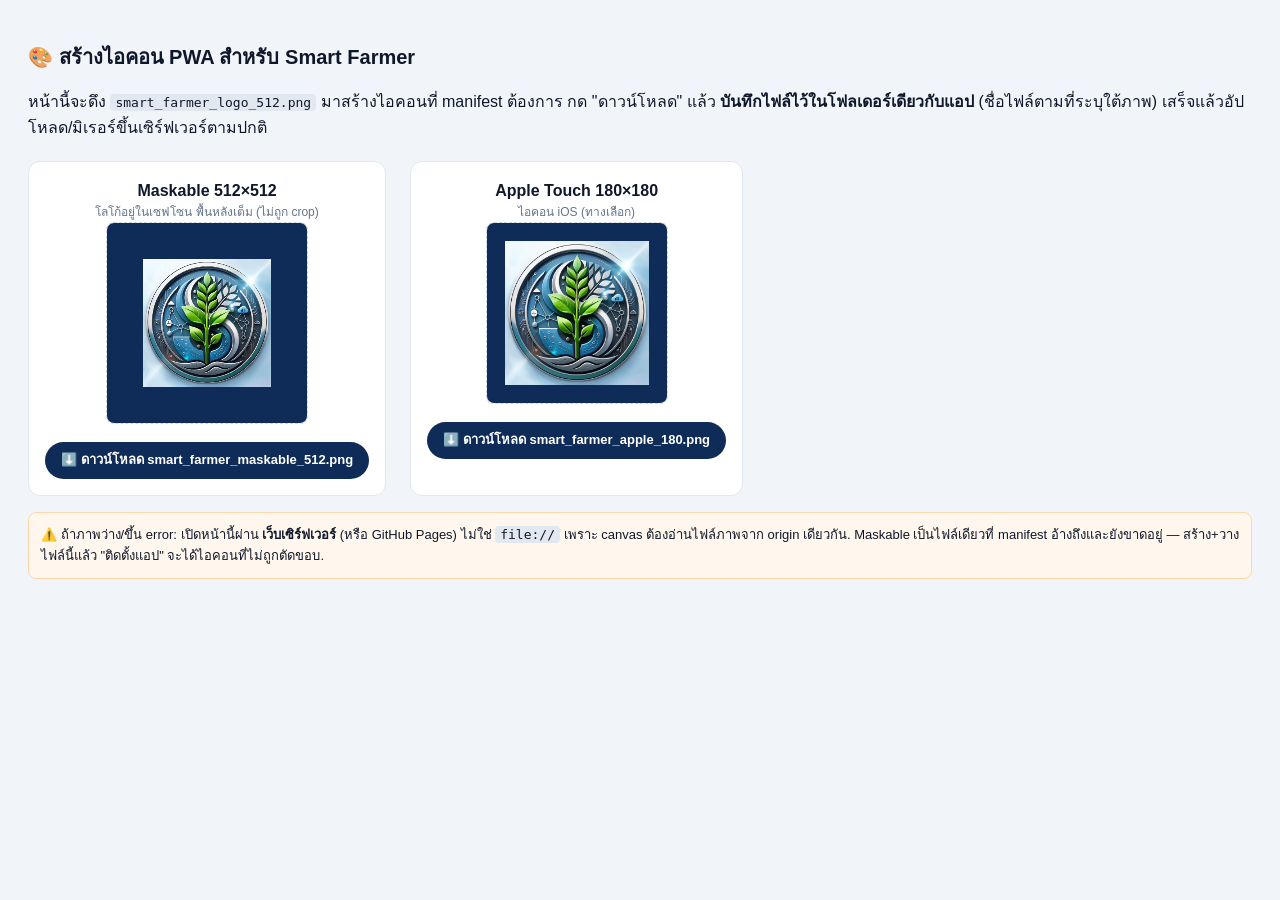
<file: generate-pwa-assets.html>
<!DOCTYPE html>
<html lang="th">
<head>
<meta charset="UTF-8">
<meta name="viewport" content="width=device-width, initial-scale=1">
<title>สร้างไอคอน PWA — Smart Farmer</title>
<style>
  body { font-family: 'Segoe UI', Tahoma, sans-serif; background:#f1f5f9; color:#0f172a; padding:20px; line-height:1.6; }
  h1 { font-size:20px; }
  .row { display:flex; flex-wrap:wrap; gap:24px; margin-top:20px; }
  .card { background:#fff; border:1px solid #e2e8f0; border-radius:12px; padding:16px; text-align:center; }
  canvas { border:1px dashed #cbd5e1; border-radius:8px; background:#fff; }
  a.btn { display:inline-block; margin-top:10px; background:#0F2C59; color:#fff; text-decoration:none; padding:8px 16px; border-radius:20px; font-weight:700; font-size:13px; }
  .note { background:#fff7ed; border:1px solid #fed7aa; border-radius:8px; padding:12px; margin-top:16px; font-size:13px; }
  code { background:#e2e8f0; padding:1px 5px; border-radius:4px; }
</style>
</head>
<body>
  <h1>🎨 สร้างไอคอน PWA สำหรับ Smart Farmer</h1>
  <p>หน้านี้จะดึง <code>smart_farmer_logo_512.png</code> มาสร้างไอคอนที่ manifest ต้องการ กด "ดาวน์โหลด" แล้ว
     <strong>บันทึกไฟล์ไว้ในโฟลเดอร์เดียวกับแอป</strong> (ชื่อไฟล์ตามที่ระบุใต้ภาพ) เสร็จแล้วอัปโหลด/มิเรอร์ขึ้นเซิร์ฟเวอร์ตามปกติ</p>

  <div class="row">
    <div class="card">
      <div><strong>Maskable 512×512</strong></div>
      <div style="font-size:12px;color:#64748b;">โลโก้อยู่ในเซฟโซน พื้นหลังเต็ม (ไม่ถูก crop)</div>
      <canvas id="cMask" width="512" height="512" style="width:200px;height:200px;"></canvas><br>
      <a class="btn" id="dlMask" download="smart_farmer_maskable_512.png">⬇️ ดาวน์โหลด smart_farmer_maskable_512.png</a>
    </div>

    <div class="card">
      <div><strong>Apple Touch 180×180</strong></div>
      <div style="font-size:12px;color:#64748b;">ไอคอน iOS (ทางเลือก)</div>
      <canvas id="cApple" width="180" height="180" style="width:180px;height:180px;"></canvas><br>
      <a class="btn" id="dlApple" download="smart_farmer_apple_180.png">⬇️ ดาวน์โหลด smart_farmer_apple_180.png</a>
    </div>
  </div>

  <div class="note">
    ⚠️ ถ้าภาพว่าง/ขึ้น error: เปิดหน้านี้ผ่าน <strong>เว็บเซิร์ฟเวอร์</strong> (หรือ GitHub Pages) ไม่ใช่ <code>file://</code>
    เพราะ canvas ต้องอ่านไฟล์ภาพจาก origin เดียวกัน. Maskable เป็นไฟล์เดียวที่ manifest อ้างถึงและยังขาดอยู่ —
    สร้าง+วางไฟล์นี้แล้ว "ติดตั้งแอป" จะได้ไอคอนที่ไม่ถูกตัดขอบ.
  </div>

<script>
const BRAND = '#0F2C59';
function drawIcon(canvas, size, safeRatio) {
  const ctx = canvas.getContext('2d');
  ctx.fillStyle = BRAND;
  ctx.fillRect(0, 0, size, size);
  const img = new Image();
  img.crossOrigin = 'anonymous';
  img.onload = () => {
    const target = size * safeRatio;            // ขนาดโลโก้ในเซฟโซน
    const scale = Math.min(target / img.width, target / img.height);
    const w = img.width * scale, h = img.height * scale;
    ctx.drawImage(img, (size - w) / 2, (size - h) / 2, w, h);
    // ผูกลิงก์ดาวน์โหลด
    const id = canvas.id === 'cMask' ? 'dlMask' : 'dlApple';
    try { document.getElementById(id).href = canvas.toDataURL('image/png'); } catch (e) { console.error(e); }
  };
  img.onerror = () => { ctx.fillStyle = '#fff'; ctx.font = '16px sans-serif'; ctx.fillText('โหลดโลโก้ไม่ได้', 20, size/2); };
  img.src = 'smart_farmer_logo_512.png';
}
drawIcon(document.getElementById('cMask'), 512, 0.64);   // safe zone ~64%
drawIcon(document.getElementById('cApple'), 180, 0.80);  // iOS ใช้พื้นที่ได้เยอะกว่า
</script>
</body>
</html>
</file>
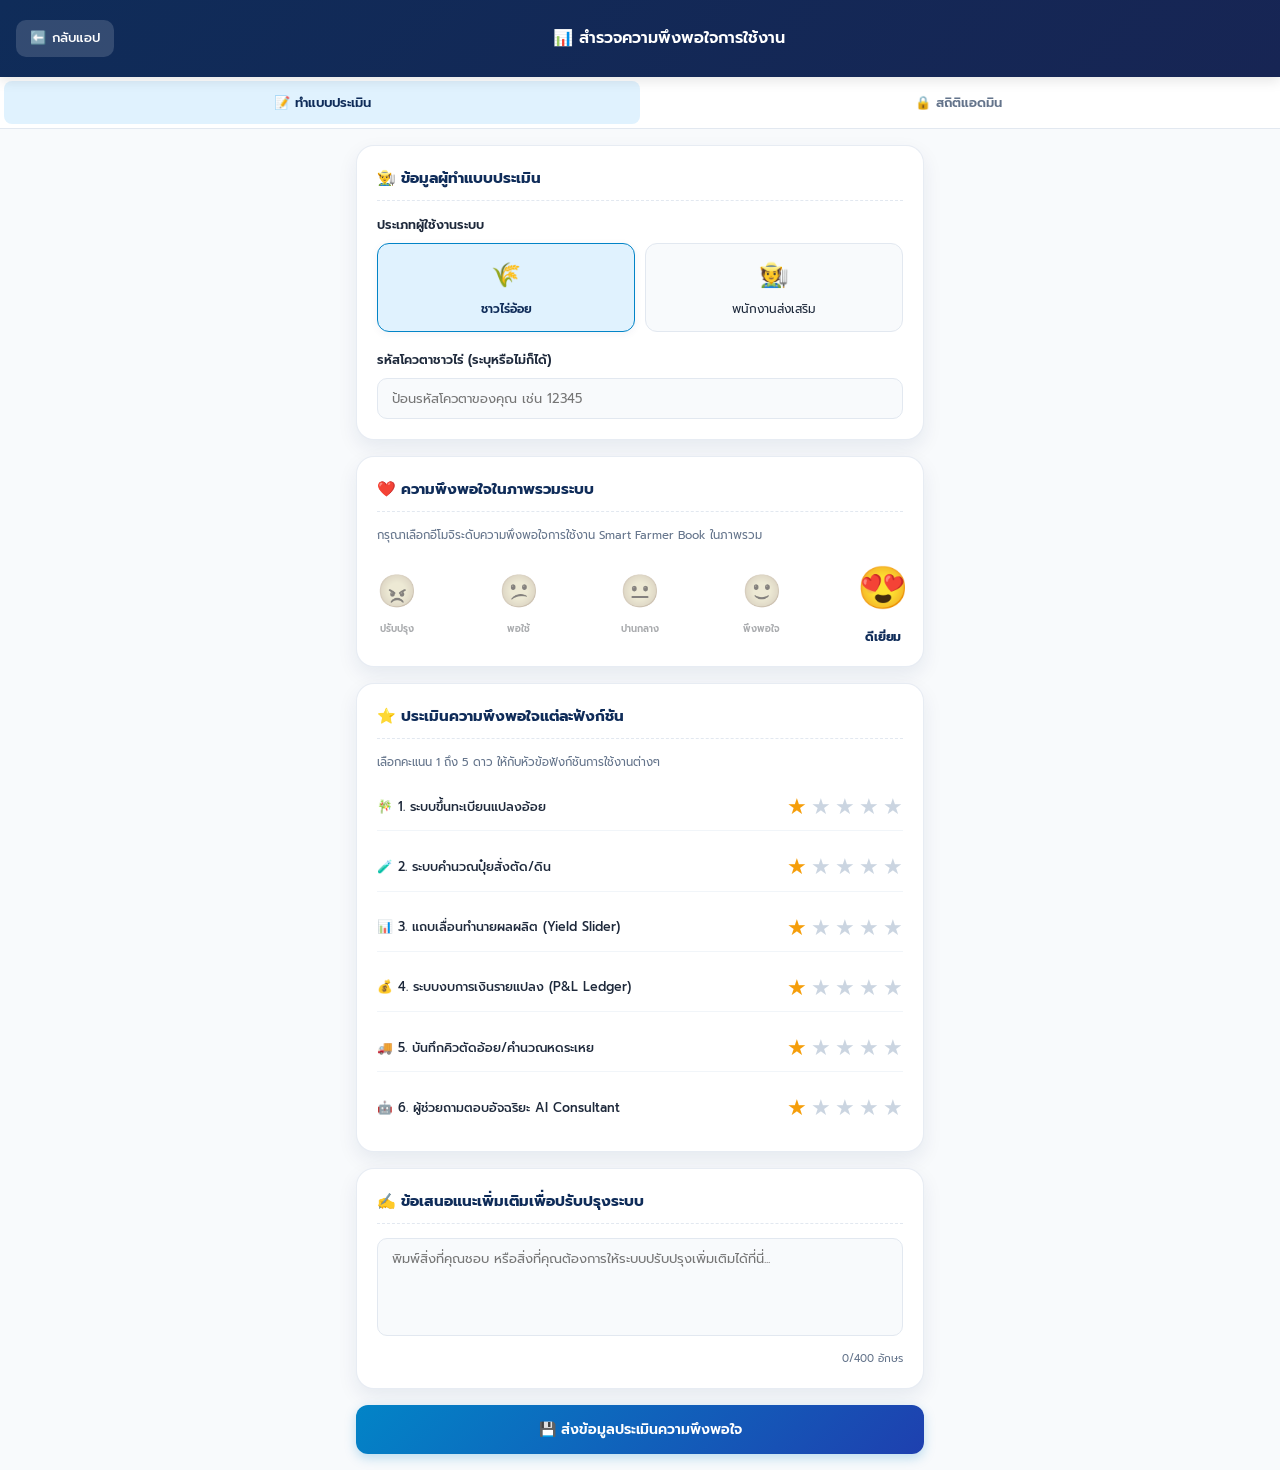
<file: survey.html>
<!DOCTYPE html>
<html lang="th">
<head>
    <meta charset="UTF-8">
    <meta name="viewport" content="width=device-width, initial-scale=1.0">
    <title>แบบสำรวจความพึงพอใจ - Smart Farmer Book</title>
    <!-- Google Fonts: Prompt & Outfit -->
    <link rel="preconnect" href="https://fonts.googleapis.com">
    <link rel="preconnect" href="https://fonts.gstatic.com" crossorigin>
    <link href="https://fonts.googleapis.com/css2?family=Outfit:wght@300;400;500;600;700;800&family=Prompt:ital,wght@0,300;0,400;0,500;0,600;0,700;0,800;1,300;1,400;1,500&display=swap" rel="stylesheet">
    
    <style>
        :root {
            --brand-primary: #0F2C59;       /* Navy Blue */
            --brand-secondary: #1E40AF;     /* Royal Blue */
            --brand-light-bg: #F0F9FF;      /* Light Ice Blue */
            --brand-accent: #0284C7;        /* Cyber Blue */
            --brand-accent-bg: #E0F2FE;     /* Pastel Blue */
            --brand-red: #EF4444;           /* Premium Red */
            --brand-green: #10B981;         /* Success Green */
            --text-primary: #1E293B;        /* Dark Slate */
            --text-secondary: #64748B;      /* Gray Slate */
            --border-color: #E2E8F0;
            --shadow-sm: 0 2px 8px rgba(15, 44, 89, 0.05);
            --shadow-md: 0 8px 20px rgba(15, 44, 89, 0.08);
            --shadow-lg: 0 12px 30px rgba(15, 44, 89, 0.12);
        }

        * {
            box-sizing: border-box;
            margin: 0;
            padding: 0;
            font-family: 'Prompt', 'Outfit', sans-serif;
            -webkit-tap-highlight-color: transparent;
        }

        body {
            background-color: #F8FAFC;
            color: var(--text-primary);
            min-height: 100vh;
            display: flex;
            flex-direction: column;
            line-height: 1.6;
        }

        header {
            background: linear-gradient(135deg, var(--brand-primary) 0%, #172554 100%);
            color: white;
            padding: 20px 16px;
            text-align: center;
            position: sticky;
            top: 0;
            z-index: 100;
            box-shadow: 0 4px 12px rgba(0, 0, 0, 0.1);
            display: flex;
            align-items: center;
            justify-content: space-between;
        }

        .back-btn {
            background: rgba(255, 255, 255, 0.15);
            border: none;
            color: white;
            padding: 8px 14px;
            border-radius: 10px;
            font-size: 13px;
            font-weight: 500;
            cursor: pointer;
            transition: all 0.2s ease;
            display: flex;
            align-items: center;
            gap: 6px;
            text-decoration: none;
        }

        .back-btn:hover {
            background: rgba(255, 255, 255, 0.25);
            transform: translateX(-2px);
        }

        .header-title {
            font-size: 16px;
            font-weight: 600;
            flex: 1;
            text-align: center;
            margin-right: 40px; /* Offset for back button to center the title */
        }

        .nav-tabs {
            display: flex;
            background: white;
            padding: 4px;
            border-bottom: 1.5px solid var(--border-color);
            position: sticky;
            top: 66px;
            z-index: 90;
        }

        .tab-btn {
            flex: 1;
            text-align: center;
            border: none;
            background: none;
            padding: 12px 8px;
            font-size: 13px;
            font-weight: 600;
            color: var(--text-secondary);
            cursor: pointer;
            border-radius: 8px;
            transition: all 0.2s ease;
            display: flex;
            align-items: center;
            justify-content: center;
            gap: 8px;
        }

        .tab-btn.active {
            color: var(--brand-primary);
            background: var(--brand-accent-bg);
        }

        main {
            flex: 1;
            padding: 16px;
            max-width: 600px;
            width: 100%;
            margin: 0 auto;
        }

        .card {
            background: white;
            border-radius: 18px;
            padding: 20px;
            box-shadow: var(--shadow-md);
            margin-bottom: 16px;
            border: 1px solid rgba(226, 232, 240, 0.8);
            transition: transform 0.2s ease, box-shadow 0.2s ease;
        }

        .card-title {
            font-size: 15px;
            font-weight: 700;
            color: var(--brand-primary);
            margin-bottom: 14px;
            display: flex;
            align-items: center;
            gap: 8px;
            border-bottom: 1px dashed var(--border-color);
            padding-bottom: 10px;
        }

        .form-group {
            margin-bottom: 18px;
        }

        .form-label {
            display: block;
            font-size: 12.5px;
            font-weight: 600;
            color: var(--text-primary);
            margin-bottom: 8px;
        }

        .form-input, .form-select, .form-textarea {
            width: 100%;
            padding: 10px 14px;
            border: 1.5px solid var(--border-color);
            border-radius: 10px;
            font-size: 13px;
            outline: none;
            transition: all 0.2s ease;
            background-color: #F8FAFC;
        }

        .form-input:focus, .form-select:focus, .form-textarea:focus {
            border-color: var(--brand-accent);
            background-color: white;
            box-shadow: 0 0 0 3px rgba(2, 132, 199, 0.15);
        }

        /* User Type Choice Cards */
        .user-type-grid {
            display: grid;
            grid-template-columns: repeat(2, 1fr);
            gap: 10px;
        }

        .type-card {
            border: 1.5px solid var(--border-color);
            border-radius: 12px;
            padding: 12px;
            text-align: center;
            cursor: pointer;
            transition: all 0.2s ease;
            display: flex;
            flex-direction: column;
            align-items: center;
            gap: 6px;
            background: #F8FAFC;
        }

        .type-card.active {
            border-color: var(--brand-accent);
            background: var(--brand-accent-bg);
            color: var(--brand-primary);
            font-weight: 600;
            box-shadow: var(--shadow-sm);
        }

        .type-card input[type="radio"] {
            display: none;
        }

        .type-card .icon {
            font-size: 24px;
        }

        .type-card .label {
            font-size: 12px;
        }

        /* Emoji Rating scale */
        .emoji-scale {
            display: flex;
            justify-content: space-between;
            align-items: center;
            padding: 10px 0;
        }

        .emoji-btn {
            background: none;
            border: none;
            font-size: 32px;
            cursor: pointer;
            transition: transform 0.2s cubic-bezier(0.175, 0.885, 0.32, 1.275), filter 0.2s;
            filter: grayscale(80%) opacity(60%);
            display: flex;
            flex-direction: column;
            align-items: center;
            gap: 6px;
        }

        .emoji-btn:hover {
            transform: scale(1.2);
            filter: grayscale(0%) opacity(100%);
        }

        .emoji-btn.active {
            transform: scale(1.3);
            filter: grayscale(0%) opacity(100%);
        }

        .emoji-btn .emoji-label {
            font-size: 9.5px;
            font-weight: 600;
            color: var(--text-secondary);
            transition: color 0.2s;
        }

        .emoji-btn.active .emoji-label {
            color: var(--brand-primary);
            font-weight: 700;
        }

        /* Star Rating Grid */
        .rating-list {
            display: flex;
            flex-direction: column;
            gap: 12px;
        }

        .rating-item {
            display: flex;
            justify-content: space-between;
            align-items: center;
            padding: 6px 0;
            border-bottom: 1px solid #F1F5F9;
        }

        .rating-item:last-child {
            border-bottom: none;
        }

        .rating-item-label {
            font-size: 12.5px;
            color: var(--text-primary);
            font-weight: 500;
        }

        .star-rating {
            display: flex;
            gap: 4px;
            direction: rtl; /* Allows simple CSS hover/selection cascade */
        }

        .star-rating span {
            font-size: 22px;
            color: #CBD5E1;
            cursor: pointer;
            transition: color 0.15s ease, transform 0.1s ease;
        }

        .star-rating span:hover,
        .star-rating span:hover ~ span {
            color: #FBBF24;
            transform: scale(1.1);
        }

        .star-rating span.active,
        .star-rating span.active ~ span {
            color: #F59E0B;
        }

        /* Submit Button styling */
        .btn-submit {
            width: 100%;
            background: linear-gradient(135deg, var(--brand-accent) 0%, var(--brand-secondary) 100%);
            color: white;
            border: none;
            padding: 14px;
            border-radius: 12px;
            font-size: 14px;
            font-weight: 600;
            cursor: pointer;
            box-shadow: 0 4px 12px rgba(2, 132, 199, 0.25);
            transition: all 0.2s ease;
            display: flex;
            align-items: center;
            justify-content: center;
            gap: 8px;
        }

        .btn-submit:hover {
            transform: translateY(-2px);
            box-shadow: 0 6px 16px rgba(2, 132, 199, 0.35);
        }

        .btn-submit:active {
            transform: translateY(0);
        }

        /* Success State screen */
        .success-state {
            text-align: center;
            padding: 30px 10px;
        }

        .success-icon {
            font-size: 54px;
            color: var(--brand-green);
            margin-bottom: 16px;
            animation: popIn 0.5s cubic-bezier(0.175, 0.885, 0.32, 1.275);
        }

        @keyframes popIn {
            0% { transform: scale(0); }
            80% { transform: scale(1.2); }
            100% { transform: scale(1); }
        }

        .success-text {
            font-size: 18px;
            font-weight: 700;
            color: var(--brand-primary);
            margin-bottom: 8px;
        }

        .success-sub {
            font-size: 13px;
            color: var(--text-secondary);
            margin-bottom: 24px;
        }

        .btn-secondary {
            background: #E2E8F0;
            color: var(--text-primary);
            border: none;
            padding: 10px 16px;
            border-radius: 10px;
            font-size: 12.5px;
            font-weight: 600;
            cursor: pointer;
            transition: all 0.2s;
        }

        .btn-secondary:hover {
            background: #CBD5E1;
        }

        /* Admin / Results Dashboard styling */
        .results-summary-grid {
            display: grid;
            grid-template-columns: repeat(3, 1fr);
            gap: 8px;
            margin-bottom: 18px;
        }

        .summary-card {
            background: var(--brand-light-bg);
            border: 1px solid rgba(2, 132, 199, 0.15);
            border-radius: 12px;
            padding: 10px;
            text-align: center;
        }

        .summary-card-val {
            font-size: 18px;
            font-weight: 700;
            color: var(--brand-primary);
            font-family: 'Outfit', sans-serif;
        }

        .summary-card-label {
            font-size: 10px;
            color: var(--text-secondary);
            font-weight: 600;
        }

        /* SVG charts */
        .chart-box {
            display: flex;
            justify-content: center;
            align-items: center;
            margin: 14px auto;
            max-width: 250px;
        }

        .chart-legend {
            display: flex;
            flex-wrap: wrap;
            justify-content: center;
            gap: 8px;
            font-size: 10.5px;
            color: var(--text-secondary);
            margin-top: 10px;
        }

        .legend-item {
            display: flex;
            align-items: center;
            gap: 4px;
        }

        .legend-dot {
            width: 8px;
            height: 8px;
            border-radius: 50%;
        }

        /* Admin authentication prompt */
        .admin-auth-box {
            text-align: center;
            padding: 30px 10px;
        }

        .admin-icon {
            font-size: 44px;
            margin-bottom: 12px;
        }

        /* Comments Feed */
        .comments-feed {
            max-height: 250px;
            overflow-y: auto;
            display: flex;
            flex-direction: column;
            gap: 10px;
            padding-right: 4px;
        }

        .comment-card {
            background: #F8FAFC;
            border: 1px solid var(--border-color);
            border-radius: 10px;
            padding: 10px 12px;
            font-size: 12px;
        }

        .comment-meta {
            display: flex;
            justify-content: space-between;
            font-size: 10.5px;
            color: var(--text-secondary);
            margin-bottom: 4px;
            font-weight: 600;
        }

        .comment-text {
            color: var(--text-primary);
            word-break: break-word;
            line-height: 1.45;
        }

        /* Admin Action Buttons */
        .admin-actions {
            display: flex;
            gap: 10px;
            margin-top: 14px;
        }

        .admin-btn {
            flex: 1;
            padding: 10px;
            border: none;
            border-radius: 10px;
            font-size: 12px;
            font-weight: 600;
            cursor: pointer;
            display: flex;
            align-items: center;
            justify-content: center;
            gap: 6px;
            transition: all 0.2s;
        }

        .btn-export {
            background: var(--brand-accent);
            color: white;
        }

        .btn-export:hover {
            background: var(--brand-secondary);
        }

        .btn-reset {
            background: #FFF1F2;
            color: var(--brand-red);
            border: 1px solid rgba(239, 68, 68, 0.2);
        }

        .btn-reset:hover {
            background: #FFE4E6;
        }

        .d-none {
            display: none !important;
        }

        /* Scrollbar styles */
        .comments-feed::-webkit-scrollbar {
            width: 4px;
        }
        .comments-feed::-webkit-scrollbar-track {
            background: #F1F5F9;
        }
        .comments-feed::-webkit-scrollbar-thumb {
            background: #CBD5E1;
            border-radius: 2px;
        }
    </style>
</head>
<body>

    <!-- Header bar with logo and back arrow -->
    <header>
        <a href="index.html" class="back-btn" id="btn-back-to-app">
            <span>⬅️</span> กลับแอป
        </a>
        <div class="header-title">📊 สำรวจความพึงพอใจการใช้งาน</div>
    </header>

    <!-- Navigation Tabs for Survey vs Admin Stats -->
    <div class="nav-tabs">
        <button type="button" class="tab-btn active" id="tab-survey-btn" onclick="switchTab('survey')">
            📝 ทำแบบประเมิน
        </button>
        <button type="button" class="tab-btn" id="tab-admin-btn" onclick="switchTab('admin')">
            🔒 สถิติแอดมิน
        </button>
    </div>

    <!-- Main Content Area -->
    <main>
        
        <!-- ================= SURVEY TAB CONTENT ================= -->
        <div id="tab-content-survey">
            
            <!-- Survey Form Section -->
            <form id="survey-form" onsubmit="submitSurvey(event)">
                
                <!-- Card 1: User Type and Profile Info -->
                <div class="card">
                    <div class="card-title">👨‍🌾 ข้อมูลผู้ทำแบบประเมิน</div>
                    
                    <div class="form-group">
                        <label class="form-label">ประเภทผู้ใช้งานระบบ</label>
                        <div class="user-type-grid">
                            <label class="type-card active" id="label-role-farmer">
                                <span class="icon">🌾</span>
                                <span class="label">ชาวไร่อ้อย</span>
                                <input type="radio" name="user-role" value="farmer" checked onclick="selectRole('farmer')">
                            </label>
                            <label class="type-card" id="label-role-staff">
                                <span class="icon">🧑‍🌾</span>
                                <span class="label">พนักงานส่งเสริม</span>
                                <input type="radio" name="user-role" value="staff" onclick="selectRole('staff')">
                            </label>
                        </div>
                    </div>

                    <div class="form-group" style="margin-bottom: 0;">
                        <label class="form-label" for="user-quota" id="quota-label">รหัสโควตาชาวไร่ (ระบุหรือไม่ก็ได้)</label>
                        <input type="text" id="user-quota" class="form-input" placeholder="ป้อนรหัสโควตาของคุณ เช่น 12345" maxlength="10">
                    </div>
                </div>

                <!-- Card 2: Overall satisfaction rating (Emoji scale) -->
                <div class="card">
                    <div class="card-title">❤️ ความพึงพอใจในภาพรวมระบบ</div>
                    <p style="font-size: 11.5px; color: var(--text-secondary); margin-bottom: 12px;">
                        กรุณาเลือกอีโมจิระดับความพึงพอใจการใช้งาน Smart Farmer Book ในภาพรวม
                    </p>
                    
                    <div class="emoji-scale">
                        <button type="button" class="emoji-btn" data-value="1" onclick="selectOverallRating(1)">
                            <span>😠</span>
                            <span class="emoji-label">ปรับปรุง</span>
                        </button>
                        <button type="button" class="emoji-btn" data-value="2" onclick="selectOverallRating(2)">
                            <span>😕</span>
                            <span class="emoji-label">พอใช้</span>
                        </button>
                        <button type="button" class="emoji-btn" data-value="3" onclick="selectOverallRating(3)">
                            <span>😐</span>
                            <span class="emoji-label">ปานกลาง</span>
                        </button>
                        <button type="button" class="emoji-btn" data-value="4" onclick="selectOverallRating(4)">
                            <span>🙂</span>
                            <span class="emoji-label">พึงพอใจ</span>
                        </button>
                        <button type="button" class="emoji-btn active" data-value="5" onclick="selectOverallRating(5)">
                            <span>😍</span>
                            <span class="emoji-label">ดีเยี่ยม</span>
                        </button>
                    </div>
                    <input type="hidden" id="overall-rating-val" value="5" required>
                </div>

                <!-- Card 3: Specific feature evaluations (Star ratings) -->
                <div class="card">
                    <div class="card-title">⭐ ประเมินความพึงพอใจแต่ละฟังก์ชัน</div>
                    <p style="font-size: 11.5px; color: var(--text-secondary); margin-bottom: 12px;">
                        เลือกคะแนน 1 ถึง 5 ดาว ให้กับหัวข้อฟังก์ชันการใช้งานต่างๆ
                    </p>
                    
                    <div class="rating-list">
                        
                        <!-- Item 1: Registration -->
                        <div class="rating-item">
                            <span class="rating-item-label">🎋 1. ระบบขึ้นทะเบียนแปลงอ้อย</span>
                            <div class="star-rating" data-feature="feat-register">
                                <span data-star="5" onclick="rateFeature('feat-register', 5)">★</span>
                                <span data-star="4" onclick="rateFeature('feat-register', 4)">★</span>
                                <span data-star="3" onclick="rateFeature('feat-register', 3)">★</span>
                                <span data-star="2" onclick="rateFeature('feat-register', 2)">★</span>
                                <span data-star="1" class="active" onclick="rateFeature('feat-register', 1)">★</span>
                            </div>
                        </div>
                        
                        <!-- Item 2: Fertilizer -->
                        <div class="rating-item">
                            <span class="rating-item-label">🧪 2. ระบบคำนวณปุ๋ยสั่งตัด/ดิน</span>
                            <div class="star-rating" data-feature="feat-fertilizer">
                                <span data-star="5" onclick="rateFeature('feat-fertilizer', 5)">★</span>
                                <span data-star="4" onclick="rateFeature('feat-fertilizer', 4)">★</span>
                                <span data-star="3" onclick="rateFeature('feat-fertilizer', 3)">★</span>
                                <span data-star="2" onclick="rateFeature('feat-fertilizer', 2)">★</span>
                                <span data-star="1" class="active" onclick="rateFeature('feat-fertilizer', 1)">★</span>
                            </div>
                        </div>
                        
                        <!-- Item 3: Yield Slider -->
                        <div class="rating-item">
                            <span class="rating-item-label">📊 3. แถบเลื่อนทำนายผลผลิต (Yield Slider)</span>
                            <div class="star-rating" data-feature="feat-yield">
                                <span data-star="5" onclick="rateFeature('feat-yield', 5)">★</span>
                                <span data-star="4" onclick="rateFeature('feat-yield', 4)">★</span>
                                <span data-star="3" onclick="rateFeature('feat-yield', 3)">★</span>
                                <span data-star="2" onclick="rateFeature('feat-yield', 2)">★</span>
                                <span data-star="1" class="active" onclick="rateFeature('feat-yield', 1)">★</span>
                            </div>
                        </div>
                        
                        <!-- Item 4: ROI cost ledger -->
                        <div class="rating-item">
                            <span class="rating-item-label">💰 4. ระบบงบการเงินรายแปลง (P&L Ledger)</span>
                            <div class="star-rating" data-feature="feat-finance">
                                <span data-star="5" onclick="rateFeature('feat-finance', 5)">★</span>
                                <span data-star="4" onclick="rateFeature('feat-finance', 4)">★</span>
                                <span data-star="3" onclick="rateFeature('feat-finance', 3)">★</span>
                                <span data-star="2" onclick="rateFeature('feat-finance', 2)">★</span>
                                <span data-star="1" class="active" onclick="rateFeature('feat-finance', 1)">★</span>
                            </div>
                        </div>
                        
                        <!-- Item 5: Harvest Logger -->
                        <div class="rating-item">
                            <span class="rating-item-label">🚚 5. บันทึกคิวตัดอ้อย/คำนวณหดระเหย</span>
                            <div class="star-rating" data-feature="feat-harvest">
                                <span data-star="5" onclick="rateFeature('feat-harvest', 5)">★</span>
                                <span data-star="4" onclick="rateFeature('feat-harvest', 4)">★</span>
                                <span data-star="3" onclick="rateFeature('feat-harvest', 3)">★</span>
                                <span data-star="2" onclick="rateFeature('feat-harvest', 2)">★</span>
                                <span data-star="1" class="active" onclick="rateFeature('feat-harvest', 1)">★</span>
                            </div>
                        </div>
                        
                        <!-- Item 6: AI Consultant -->
                        <div class="rating-item">
                            <span class="rating-item-label">🤖 6. ผู้ช่วยถามตอบอัจฉริยะ AI Consultant</span>
                            <div class="star-rating" data-feature="feat-ai">
                                <span data-star="5" onclick="rateFeature('feat-ai', 5)">★</span>
                                <span data-star="4" onclick="rateFeature('feat-ai', 4)">★</span>
                                <span data-star="3" onclick="rateFeature('feat-ai', 3)">★</span>
                                <span data-star="2" onclick="rateFeature('feat-ai', 2)">★</span>
                                <span data-star="1" class="active" onclick="rateFeature('feat-ai', 1)">★</span>
                            </div>
                        </div>

                    </div>
                </div>

                <!-- Card 4: Detailed comments -->
                <div class="card">
                    <div class="card-title">✍️ ข้อเสนอแนะเพิ่มเติมเพื่อปรับปรุงระบบ</div>
                    
                    <div class="form-group" style="margin-bottom: 0;">
                        <textarea id="user-comments" class="form-textarea" rows="4" placeholder="พิมพ์สิ่งที่คุณชอบ หรือสิ่งที่คุณต้องการให้ระบบปรับปรุงเพิ่มเติมได้ที่นี่..." style="resize: none;" maxlength="400" oninput="updateCharCount()"></textarea>
                        <div style="display: flex; justify-content: flex-end; font-size: 10.5px; color: var(--text-secondary); margin-top: 6px;">
                            <span id="char-count">0</span>/400 อักษร
                        </div>
                    </div>
                </div>

                <!-- Submit Button -->
                <button type="submit" class="btn-submit">
                    💾 ส่งข้อมูลประเมินความพึงพอใจ
                </button>
            </form>

            <!-- Success State Screen (Initially Hidden) -->
            <div id="survey-success-container" class="card success-state d-none">
                <div class="success-icon">✔️</div>
                <div class="success-text">บันทึกข้อมูลเรียบร้อยแล้ว!</div>
                <div class="success-sub">ขอขอบคุณข้อมูลของท่านเป็นอย่างยิ่ง ข้อมูลนี้จะช่วยให้ระบบ Smart Farmer Book ถูกปรับปรุงและพัฒนาให้ดียิ่งขึ้นต่อชาวไร่ไทย</div>
                <button type="button" class="btn-secondary" onclick="resetForm()">
                    🔄 ทำแบบประเมินอีกครั้ง
                </button>
            </div>

        </div>


        <!-- ================= ADMIN TAB CONTENT ================= -->
        <div id="tab-content-admin" class="d-none">
            
            <!-- Admin password box (Initially Visible if not authorized) -->
            <div id="admin-auth-container" class="card admin-auth-box">
                <div class="admin-icon">🔒</div>
                <h3 style="font-size: 15px; font-weight: 700; color: var(--brand-primary); margin-bottom: 6px;">ระบุรหัสเพื่อเปิดดูหน้าสถิติ</h3>
                <p style="font-size: 11.5px; color: var(--text-secondary); margin-bottom: 16px;">สถิตินี้เฉพาะแอดมินหรือเจ้าหน้าที่ส่วนกลางเท่านั้น</p>
                
                <div class="form-group" style="max-width: 250px; margin: 0 auto 12px;">
                    <input type="password" id="admin-pin" class="form-input" placeholder="ป้อนรหัสผ่าน (รหัสผ่านเริ่มต้น: 1234)" style="text-align: center; letter-spacing: 4px; font-size: 18px; font-weight: 700; font-family:'Outfit';">
                    <div id="auth-error-msg" style="color: var(--brand-red); font-size: 11px; margin-top: 6px; font-weight: 600;" class="d-none">❌ รหัสผ่านไม่ถูกต้อง!</div>
                </div>
                
                <button type="button" class="btn-submit" onclick="unlockAdmin()" style="max-width: 200px; margin: 0 auto; height: 38px; font-size: 13px;">
                    🔓 ยืนยันรหัสเข้าสู่ระบบ
                </button>
            </div>

            <!-- Admin Stats Container (Initially Hidden) -->
            <div id="admin-stats-container" class="d-none">
                
                <!-- Summary Metrics Row -->
                <div class="results-summary-grid">
                    <div class="summary-card">
                        <div class="summary-card-val" id="stat-total-responses">0</div>
                        <div class="summary-card-label">จำนวนผู้ประเมิน</div>
                    </div>
                    <div class="summary-card">
                        <div class="summary-card-val" id="stat-avg-rating">0.00</div>
                        <div class="summary-card-label">คะแนนภาพรวม</div>
                    </div>
                    <div class="summary-card">
                        <div class="summary-card-val" id="stat-positive-rate">0%</div>
                        <div class="summary-card-label">ความพึงพอใจสูง</div>
                    </div>
                </div>

                <!-- Donut Chart: Satisfaction breakdown -->
                <div class="card">
                    <div class="card-title">📈 สรุปสัดส่วนระดับความพึงพอใจภาพรวม</div>
                    
                    <div class="chart-box">
                        <!-- Custom dynamic SVG Donut Chart -->
                        <svg width="180" height="180" viewBox="0 0 100 100" style="transform: rotate(-90deg);">
                            <circle cx="50" cy="50" r="40" fill="transparent" stroke="#E2E8F0" stroke-width="12"></circle>
                            <!-- Segments will be injected dynamically -->
                            <circle id="donut-segment-5" cx="50" cy="50" r="40" fill="transparent" stroke="#10B981" stroke-width="12" stroke-dasharray="0 251.2" stroke-dashoffset="0" style="transition: stroke-dasharray 0.6s ease;"></circle>
                            <circle id="donut-segment-4" cx="50" cy="50" r="40" fill="transparent" stroke="#3B82F6" stroke-width="12" stroke-dasharray="0 251.2" stroke-dashoffset="0" style="transition: stroke-dasharray 0.6s ease;"></circle>
                            <circle id="donut-segment-3" cx="50" cy="50" r="40" fill="transparent" stroke="#FBBF24" stroke-width="12" stroke-dasharray="0 251.2" stroke-dashoffset="0" style="transition: stroke-dasharray 0.6s ease;"></circle>
                            <circle id="donut-segment-2" cx="50" cy="50" r="40" fill="transparent" stroke="#F97316" stroke-width="12" stroke-dasharray="0 251.2" stroke-dashoffset="0" style="transition: stroke-dasharray 0.6s ease;"></circle>
                            <circle id="donut-segment-1" cx="50" cy="50" r="40" fill="transparent" stroke="#EF4444" stroke-width="12" stroke-dasharray="0 251.2" stroke-dashoffset="0" style="transition: stroke-dasharray 0.6s ease;"></circle>
                            <!-- Text overlay -->
                            <g style="transform: rotate(90deg) translate(0px, -100px);">
                                <text x="50" y="47" text-anchor="middle" font-family="'Outfit', sans-serif" font-size="14" font-weight="800" fill="#0F2C59" id="donut-text-val">0.0</text>
                                <text x="50" y="60" text-anchor="middle" font-family="'Prompt'" font-size="6.5" font-weight="600" fill="#64748B">คะแนนเฉลี่ย</text>
                            </g>
                        </svg>
                    </div>

                    <div class="chart-legend">
                        <div class="legend-item"><span class="legend-dot" style="background:#10B981;"></span>ดีเยี่ยม (<span id="pct-rating-5">0%</span>)</div>
                        <div class="legend-item"><span class="legend-dot" style="background:#3B82F6;"></span>พึงพอใจ (<span id="pct-rating-4">0%</span>)</div>
                        <div class="legend-item"><span class="legend-dot" style="background:#FBBF24;"></span>ปานกลาง (<span id="pct-rating-3">0%</span>)</div>
                        <div class="legend-item"><span class="legend-dot" style="background:#F97316;"></span>พอใช้ (<span id="pct-rating-2">0%</span>)</div>
                        <div class="legend-item"><span class="legend-dot" style="background:#EF4444;"></span>ปรับปรุง (<span id="pct-rating-1">0%</span>)</div>
                    </div>
                </div>

                <!-- Bar Chart: Feature breakdown -->
                <div class="card">
                    <div class="card-title">📊 สรุปคะแนนเฉลี่ยรายฟังก์ชันการทำงาน</div>
                    
                    <!-- SVG Bar Chart -->
                    <div style="width: 100%; overflow-x: auto; margin-top: 10px;">
                        <svg width="340" height="180" viewBox="0 0 340 180" style="background: #FFF; display: block; margin: 0 auto;">
                            <!-- Grid lines -->
                            <line x1="45" y1="20" x2="330" y2="20" stroke="#F1F5F9" stroke-width="1"></line>
                            <line x1="45" y1="50" x2="330" y2="50" stroke="#F1F5F9" stroke-width="1"></line>
                            <line x1="45" y1="80" x2="330" y2="80" stroke="#F1F5F9" stroke-width="1"></line>
                            <line x1="45" y1="110" x2="330" y2="110" stroke="#F1F5F9" stroke-width="1"></line>
                            <line x1="45" y1="140" x2="330" y2="140" stroke="#CBD5E1" stroke-width="1.5"></line>
                            
                            <!-- Grid labels (Left side) -->
                            <text x="35" y="24" font-size="8.5" fill="#64748B" font-family="'Outfit'" text-anchor="end">5.0 ★</text>
                            <text x="35" y="54" font-size="8.5" fill="#64748B" font-family="'Outfit'" text-anchor="end">4.0 ★</text>
                            <text x="35" y="84" font-size="8.5" fill="#64748B" font-family="'Outfit'" text-anchor="end">3.0 ★</text>
                            <text x="35" y="114" font-size="8.5" fill="#64748B" font-family="'Outfit'" text-anchor="end">2.0 ★</text>
                            <text x="35" y="144" font-size="8.5" fill="#64748B" font-family="'Outfit'" text-anchor="end">0.0 ★</text>
                            
                            <!-- Dynamic Bars (Height and label computed dynamically in survey.js) -->
                            <!-- Bar 1 (Register) -->
                            <rect id="bar-register" x="65" y="140" width="22" height="0" fill="#0F2C59" rx="3" style="transition: all 0.6s ease;"></rect>
                            <text id="val-register" x="76" y="135" font-size="8.5" font-family="'Outfit'" font-weight="700" fill="#0F2C59" text-anchor="middle">0.0</text>
                            
                            <!-- Bar 2 (Fertilizer) -->
                            <rect id="bar-fertilizer" x="110" y="140" width="22" height="0" fill="#1E40AF" rx="3" style="transition: all 0.6s ease;"></rect>
                            <text id="val-fertilizer" x="121" y="135" font-size="8.5" font-family="'Outfit'" font-weight="700" fill="#1E40AF" text-anchor="middle">0.0</text>
                            
                            <!-- Bar 3 (Yield) -->
                            <rect id="bar-yield" x="155" y="140" width="22" height="0" fill="#0284C7" rx="3" style="transition: all 0.6s ease;"></rect>
                            <text id="val-yield" x="166" y="135" font-size="8.5" font-family="'Outfit'" font-weight="700" fill="#0284C7" text-anchor="middle">0.0</text>
                            
                            <!-- Bar 4 (Finance) -->
                            <rect id="bar-finance" x="200" y="140" width="22" height="0" fill="#F59E0B" rx="3" style="transition: all 0.6s ease;"></rect>
                            <text id="val-finance" x="211" y="135" font-size="8.5" font-family="'Outfit'" font-weight="700" fill="#F59E0B" text-anchor="middle">0.0</text>
                            
                            <!-- Bar 5 (Harvest) -->
                            <rect id="bar-harvest" x="245" y="140" width="22" height="0" fill="#10B981" rx="3" style="transition: all 0.6s ease;"></rect>
                            <text id="val-harvest" x="256" y="135" font-size="8.5" font-family="'Outfit'" font-weight="700" fill="#10B981" text-anchor="middle">0.0</text>
                            
                            <!-- Bar 6 (AI) -->
                            <rect id="bar-ai" x="290" y="140" width="22" height="0" fill="#8B5CF6" rx="3" style="transition: all 0.6s ease;"></rect>
                            <text id="val-ai" x="301" y="135" font-size="8.5" font-family="'Outfit'" font-weight="700" fill="#8B5CF6" text-anchor="middle">0.0</text>

                            <!-- Bottom Labels -->
                            <text x="76" y="155" font-size="8.5" fill="#64748B" font-family="'Prompt'" font-weight="600" text-anchor="middle">ทะเบียน</text>
                            <text x="121" y="155" font-size="8.5" fill="#64748B" font-family="'Prompt'" font-weight="600" text-anchor="middle">ปุ๋ย</text>
                            <text x="166" y="155" font-size="8.5" fill="#64748B" font-family="'Prompt'" font-weight="600" text-anchor="middle">ผลผลิต</text>
                            <text x="211" y="155" font-size="8.5" fill="#64748B" font-family="'Prompt'" font-weight="600" text-anchor="middle">บัญชี</text>
                            <text x="256" y="155" font-size="8.5" fill="#64748B" font-family="'Prompt'" font-weight="600" text-anchor="middle">เก็บเกี่ยว</text>
                            <text x="301" y="155" font-size="8.5" fill="#64748B" font-family="'Prompt'" font-weight="600" text-anchor="middle">บอท AI</text>
                        </svg>
                    </div>
                </div>

                <!-- Recent Comments/Feedback -->
                <div class="card">
                    <div class="card-title">💬 ความคิดเห็นและข้อเสนอแนะล่าสุด</div>
                    <div class="comments-feed" id="comments-feed-container">
                        <div style="text-align: center; color: var(--text-secondary); padding: 20px 0; font-size: 12px;">📂 ยังไม่มีข้อความติชมในตอนนี้</div>
                    </div>
                </div>

                <!-- Admin Action buttons -->
                <div class="admin-actions">
                    <button type="button" class="admin-btn btn-export" onclick="exportCSV()">
                        📥 ส่งออกไฟล์รายงาน CSV
                    </button>
                    <button type="button" class="admin-btn btn-reset" onclick="confirmResetData()">
                        🗑️ ล้างข้อมูลดิบทั้งหมด
                    </button>
                </div>
            </div>

        </div>

    </main>

    <!-- Survey logic implementation script -->
    <script>
        // LocalStorage keys
        const STORAGE_SURVEY_KEY = 'smart_farmer_survey_responses';

        // Survey State
        let currentRole = 'farmer';
        let currentOverallRating = 5;
        let featureRatings = {
            'feat-register': 1,
            'feat-fertilizer': 1,
            'feat-yield': 1,
            'feat-finance': 1,
            'feat-harvest': 1,
            'feat-ai': 1
        };

        // Initialize state on DOM load
        window.addEventListener('DOMContentLoaded', () => {
            // Check Query String Parameters (E.g. ?quota=12345&role=farmer)
            const urlParams = new URLSearchParams(window.location.search);
            const paramQuota = urlParams.get('quota');
            const paramRole = urlParams.get('role');

            if (paramRole === 'staff' || paramRole === 'promoter') {
                selectRole('staff');
            } else {
                selectRole('farmer');
            }

            if (paramQuota) {
                document.getElementById('user-quota').value = paramQuota;
            }

            // Seed initial mock data if localStorage is completely empty, to make the dashboard look beautiful from start
            initMockDataIfNeeded();
        });

        // Switch role tabs
        function selectRole(role) {
            currentRole = role;
            
            const cardFarmer = document.getElementById('label-role-farmer');
            const cardStaff = document.getElementById('label-role-staff');
            const quotaInput = document.getElementById('user-quota');
            const quotaLabel = document.getElementById('quota-label');

            if (role === 'farmer') {
                cardFarmer.classList.add('active');
                cardStaff.classList.remove('active');
                quotaInput.placeholder = "ป้อนรหัสโควตาของคุณ เช่น 12345";
                quotaLabel.textContent = "รหัสโควตาชาวไร่ (ระบุหรือไม่ก็ได้)";
            } else {
                cardFarmer.classList.remove('active');
                cardStaff.classList.add('active');
                quotaInput.placeholder = "ป้อนรหัสพนักงานของคุณ เช่น ST999";
                quotaLabel.textContent = "รหัสพนักงานส่งเสริม (ระบุหรือไม่ก็ได้)";
            }
        }

        // Handle emoji selection
        function selectOverallRating(rating) {
            currentOverallRating = rating;
            document.getElementById('overall-rating-val').value = rating;

            // Update UI styles
            document.querySelectorAll('.emoji-btn').forEach(btn => {
                const val = parseInt(btn.getAttribute('data-value'));
                if (val === rating) {
                    btn.classList.add('active');
                } else {
                    btn.classList.remove('active');
                }
            });
        }

        // Handle Star Ratings
        function rateFeature(featureId, rating) {
            featureRatings[featureId] = rating;

            const ratingContainer = document.querySelector(`.star-rating[data-feature="${featureId}"]`);
            if (ratingContainer) {
                ratingContainer.querySelectorAll('span').forEach(star => {
                    const starVal = parseInt(star.getAttribute('data-star'));
                    if (starVal === rating) {
                        star.classList.add('active');
                    } else {
                        star.classList.remove('active');
                    }
                });
            }
        }

        // Update character count
        function updateCharCount() {
            const val = document.getElementById('user-comments').value;
            document.getElementById('char-count').textContent = val.length;
        }

        // Form reset logic
        function resetForm() {
            // Reset input values
            document.getElementById('user-comments').value = '';
            document.getElementById('char-count').textContent = '0';
            
            // Reload query params profile
            const urlParams = new URLSearchParams(window.location.search);
            const paramQuota = urlParams.get('quota');
            document.getElementById('user-quota').value = paramQuota || '';

            // Reset ratings to default
            selectOverallRating(5);
            Object.keys(featureRatings).forEach(key => {
                rateFeature(key, 1);
            });

            // Toggle screens
            document.getElementById('survey-form').classList.remove('d-none');
            document.getElementById('survey-success-container').classList.add('d-none');
        }

        // Submit Survey Form
        function submitSurvey(event) {
            event.preventDefault();

            const quotaValue = document.getElementById('user-quota').value.trim();
            const commentsValue = document.getElementById('user-comments').value.trim();
            
            const newResponse = {
                id: Date.now().toString(36) + Math.random().toString(36).substr(2, 5),
                timestamp: new Date().toISOString(),
                role: currentRole,
                quota: quotaValue || 'ไม่ระบุ',
                overallRating: currentOverallRating,
                ratings: { ...featureRatings },
                comments: commentsValue || ''
            };

            // Get existing responses, append new, write back
            const responses = getSurveyData();
            responses.unshift(newResponse); // Add to beginning
            localStorage.setItem(STORAGE_SURVEY_KEY, JSON.stringify(responses));

            // Hide form, show success container
            document.getElementById('survey-form').classList.add('d-none');
            document.getElementById('survey-success-container').classList.remove('d-none');
            
            // Recalculate stats for admin dashboard in case they view it next
            renderAdminStats();
        }

        // Get localstorage responses list
        function getSurveyData() {
            const raw = localStorage.getItem(STORAGE_SURVEY_KEY);
            return raw ? JSON.parse(raw) : [];
        }

        // Tab selection switcher
        function switchTab(tabId) {
            const tabSurvey = document.getElementById('tab-survey-btn');
            const tabAdmin = document.getElementById('tab-admin-btn');
            const contentSurvey = document.getElementById('tab-content-survey');
            const contentAdmin = document.getElementById('tab-content-admin');

            if (tabId === 'survey') {
                tabSurvey.classList.add('active');
                tabAdmin.classList.remove('active');
                contentSurvey.classList.remove('d-none');
                contentAdmin.classList.add('d-none');
            } else {
                tabSurvey.classList.remove('active');
                tabAdmin.classList.add('active');
                contentSurvey.classList.add('d-none');
                contentAdmin.classList.remove('d-none');

                // Check authorization status
                const isAuth = sessionStorage.getItem('smart_farmer_admin_auth') === 'true';
                if (isAuth) {
                    showAdminDashboard();
                } else {
                    showAdminAuth();
                }
            }
        }

        // Admin Auth Flow
        function showAdminAuth() {
            document.getElementById('admin-auth-container').classList.remove('d-none');
            document.getElementById('admin-stats-container').classList.add('d-none');
            document.getElementById('admin-pin').value = '';
            document.getElementById('auth-error-msg').classList.add('d-none');
        }

        function showAdminDashboard() {
            document.getElementById('admin-auth-container').classList.add('d-none');
            document.getElementById('admin-stats-container').classList.remove('d-none');
            renderAdminStats();
        }

        function unlockAdmin() {
            const pin = document.getElementById('admin-pin').value.trim();
            if (pin === '1234' || pin.toLowerCase() === 'admin') {
                sessionStorage.setItem('smart_farmer_admin_auth', 'true');
                showAdminDashboard();
            } else {
                const err = document.getElementById('auth-error-msg');
                err.classList.remove('d-none');
                setTimeout(() => {
                    err.classList.add('d-none');
                }, 2500);
            }
        }

        // Generate analytics stats
        function renderAdminStats() {
            const data = getSurveyData();
            
            // Total responses
            const total = data.length;
            document.getElementById('stat-total-responses').textContent = total;

            if (total === 0) {
                document.getElementById('stat-avg-rating').textContent = '0.00';
                document.getElementById('stat-positive-rate').textContent = '0%';
                
                // Clear charts
                resetChartsUI();
                return;
            }

            // Averages & positive ratings (4 or 5 stars overall)
            let sumOverall = 0;
            let positiveCount = 0;
            let starCounts = { 1: 0, 2: 0, 3: 0, 4: 0, 5: 0 };
            
            let featureSums = {
                'feat-register': 0,
                'feat-fertilizer': 0,
                'feat-yield': 0,
                'feat-finance': 0,
                'feat-harvest': 0,
                'feat-ai': 0
            };

            data.forEach(item => {
                const score = item.overallRating;
                sumOverall += score;
                starCounts[score] = (starCounts[score] || 0) + 1;
                
                if (score >= 4) positiveCount++;

                // Feature rating sums
                Object.keys(featureSums).forEach(featKey => {
                    featureSums[featKey] += (item.ratings && item.ratings[featKey]) ? item.ratings[featKey] : 1;
                });
            });

            // Update average & percentage values
            const avgScore = sumOverall / total;
            document.getElementById('stat-avg-rating').textContent = avgScore.toFixed(2);
            document.getElementById('donut-text-val').textContent = avgScore.toFixed(1);

            const posRate = (positiveCount / total) * 100;
            document.getElementById('stat-positive-rate').textContent = Math.round(posRate) + '%';

            // 1. Render Donut Chart segments
            renderDonutChart(starCounts, total);

            // 2. Render Bar Chart bars
            renderBarChart(featureSums, total);

            // 3. Render Feedback list
            renderFeedbackFeed(data);
        }

        // Helper to reset UI when no data
        function resetChartsUI() {
            // Reset Donut Segments
            for (let i = 1; i <= 5; i++) {
                const seg = document.getElementById(`donut-segment-${i}`);
                seg.setAttribute('stroke-dasharray', `0 251.2`);
                seg.setAttribute('stroke-dashoffset', '0');
                document.getElementById(`pct-rating-${i}`).textContent = '0%';
            }
            document.getElementById('donut-text-val').textContent = '0.0';

            // Reset Bars
            const features = ['register', 'fertilizer', 'yield', 'finance', 'harvest', 'ai'];
            features.forEach(f => {
                const bar = document.getElementById(`bar-${f}`);
                bar.setAttribute('height', '0');
                bar.setAttribute('y', '140');
                document.getElementById(`val-${f}`).textContent = '0.0';
                document.getElementById(`val-${f}`).setAttribute('y', '135');
            });

            // Reset Feed
            document.getElementById('comments-feed-container').innerHTML = 
                `<div style="text-align: center; color: var(--text-secondary); padding: 20px 0; font-size: 12px;">📂 ยังไม่มีข้อความติชมในตอนนี้</div>`;
        }

        // Donut Chart logic using SVG stroke dasharray
        function renderDonutChart(counts, total) {
            // Circumference of radius 40 is 2 * PI * 40 = 251.2
            const circum = 251.2;
            let currentOffset = 0;

            for (let i = 5; i >= 1; i--) {
                const count = counts[i] || 0;
                const percentage = count / total;
                const segmentLength = percentage * circum;
                
                const segElement = document.getElementById(`donut-segment-${i}`);
                segElement.setAttribute('stroke-dasharray', `${segmentLength} ${circum - segmentLength}`);
                segElement.setAttribute('stroke-dashoffset', -currentOffset);
                
                // Save percentage label
                document.getElementById(`pct-rating-${i}`).textContent = Math.round(percentage * 100) + '%';
                
                currentOffset += segmentLength;
            }
        }

        // Bar Chart heights
        function renderBarChart(sums, total) {
            const features = [
                { id: 'register', key: 'feat-register' },
                { id: 'fertilizer', key: 'feat-fertilizer' },
                { id: 'yield', key: 'feat-yield' },
                { id: 'finance', key: 'feat-finance' },
                { id: 'harvest', key: 'feat-harvest' },
                { id: 'ai', key: 'feat-ai' }
            ];

            const chartHeight = 120; // 140px (baseline) - 20px (highest) = 120px max height
            const maxRating = 5;

            features.forEach(f => {
                const avg = sums[f.key] / total;
                const barHeight = (avg / maxRating) * chartHeight;
                const barY = 140 - barHeight;

                const rect = document.getElementById(`bar-${f.id}`);
                rect.setAttribute('height', barHeight);
                rect.setAttribute('y', barY);

                const label = document.getElementById(`val-${f.id}`);
                label.textContent = avg.toFixed(1);
                label.setAttribute('y', barY - 4);
            });
        }

        // Render feed comments list
        function renderFeedbackFeed(data) {
            const container = document.getElementById('comments-feed-container');
            const itemsWithComments = data.filter(item => item.comments.length > 0);

            if (itemsWithComments.length === 0) {
                container.innerHTML = `<div style="text-align: center; color: var(--text-secondary); padding: 20px 0; font-size: 12px;">📂 ยังไม่มีความคิดเห็นเพิ่มเติมในตอนนี้</div>`;
                return;
            }

            container.innerHTML = itemsWithComments.map(item => {
                const roleText = item.role === 'farmer' ? '🌾 ชาวไร่อ้อย' : '🧑‍🌾 พนักงานส่งเสริม';
                const quotaText = item.quota ? `(โควตา: ${item.quota})` : '';
                const date = new Date(item.timestamp).toLocaleDateString('th-TH', {
                    day: 'numeric', month: 'short', year: '2-digit', hour: '2-digit', minute: '2-digit'
                });
                
                // Display score stars
                const scoreStars = '⭐'.repeat(item.overallRating);

                return `
                    <div class="comment-card">
                        <div class="comment-meta">
                            <span>${roleText} ${quotaText}</span>
                            <span>${date}</span>
                        </div>
                        <div style="font-size:11px; margin-bottom:4px;">ระดับความพึงพอใจ: ${scoreStars} (${item.overallRating}/5)</div>
                        <div class="comment-text">"${escapeHTML(item.comments)}"</div>
                    </div>
                `;
            }).join('');
        }

        // HTML escaping
        function escapeHTML(str) {
            return str
                .replace(/&/g, "&amp;")
                .replace(/</g, "&lt;")
                .replace(/>/g, "&gt;")
                .replace(/"/g, "&quot;")
                .replace(/'/g, "&#039;");
        }

        // Export data to Excel-ready CSV (with BOM for Thai characters)
        function exportCSV() {
            const data = getSurveyData();
            if (data.length === 0) {
                alert('ยังไม่มีข้อมูลสำหรับส่งออกครับ');
                return;
            }

            // Headers
            let csvContent = '\uFEFF'; // Thai UTF-8 BOM
            csvContent += 'ไอดี,วันที่ประเมิน,กลุ่มผู้ใช้,รหัสพนักงาน/โควตา,พึงพอใจรวม,ดาว-ทะเบียนแปลง,ดาว-คำนวณปุ๋ย,ดาว-ประเมินผลผลิต,ดาว-งบการเงิน,ดาว-คิวตัดอ้อย,ดาว-บอทAI,ข้อติชมข้อเสนอแนะ\r\n';

            // Rows
            data.forEach(item => {
                const id = item.id;
                const date = new Date(item.timestamp).toLocaleString('th-TH');
                const role = item.role === 'farmer' ? 'ชาวไร่อ้อย' : 'พนักงานส่งเสริม';
                const quota = item.quota || '';
                const overall = item.overallRating;
                const rReg = item.ratings['feat-register'] || 1;
                const rFert = item.ratings['feat-fertilizer'] || 1;
                const rYield = item.ratings['feat-yield'] || 1;
                const rFin = item.ratings['feat-finance'] || 1;
                const rHarv = item.ratings['feat-harvest'] || 1;
                const rAi = item.ratings['feat-ai'] || 1;
                
                // Escape double quotes in comments
                const comments = `"${(item.comments || '').replace(/"/g, '""')}"`;

                csvContent += `${id},${date},${role},${quota},${overall},${rReg},${rFert},${rYield},${rFin},${rHarv},${rAi},${comments}\r\n`;
            });

            // Create download anchor
            const blob = new Blob([csvContent], { type: 'text/csv;charset=utf-8;' });
            const link = document.createElement("a");
            const url = URL.createObjectURL(blob);
            
            link.setAttribute("href", url);
            link.setAttribute("download", `Smart_Farmer_Survey_Report_${new Date().toISOString().slice(0, 10)}.csv`);
            link.style.visibility = 'hidden';
            
            document.body.appendChild(link);
            link.click();
            document.body.removeChild(link);
        }

        // Confirm reset all survey data
        function confirmResetData() {
            if (confirm('⚠️ คุณต้องการลบข้อมูลสถิติประเมินความพึงพอใจทั้งหมดจริงใช่หรือไม่? ข้อมูลทั้งหมดจะไม่สามารถกู้คืนได้')) {
                localStorage.removeItem(STORAGE_SURVEY_KEY);
                alert('ล้างข้อมูลดิบแบบประเมินเรียบร้อยแล้วครับ');
                renderAdminStats();
            }
        }

        // Initial seeding of mock data to show dashboard metrics on fresh install
        function initMockDataIfNeeded() {
            const data = getSurveyData();
            if (data.length > 0) return;

            // Generate some realistic mock surveys representing farmers and staff
            const mockSurveys = [
                {
                    id: 'mock1',
                    timestamp: new Date(Date.now() - 3600000 * 2).toISOString(),
                    role: 'farmer',
                    quota: '10485',
                    overallRating: 5,
                    ratings: { 'feat-register': 5, 'feat-fertilizer': 5, 'feat-yield': 4, 'feat-finance': 4, 'feat-harvest': 5, 'feat-ai': 5 },
                    comments: 'โปรแกรมคำนวณปุ๋ยใช้งานดีมากๆ ครับ ช่วยประหยัดค่าปุ๋ยไปเยอะเลย'
                },
                {
                    id: 'mock2',
                    timestamp: new Date(Date.now() - 3600000 * 12).toISOString(),
                    role: 'staff',
                    quota: '0101',
                    overallRating: 4,
                    ratings: { 'feat-register': 4, 'feat-fertilizer': 5, 'feat-yield': 3, 'feat-finance': 4, 'feat-harvest': 4, 'feat-ai': 4 },
                    comments: 'แถบเลื่อนจำลองผลผลิตทำให้คุยกับชาวไร่เข้าใจง่ายขึ้น อยากให้ปรับปรุงแผนที่ให้โหลดไวขึ้นอีกนิดนึงครับ'
                },
                {
                    id: 'mock3',
                    timestamp: new Date(Date.now() - 3600000 * 24).toISOString(),
                    role: 'farmer',
                    quota: '08542',
                    overallRating: 5,
                    ratings: { 'feat-register': 5, 'feat-fertilizer': 4, 'feat-yield': 5, 'feat-finance': 5, 'feat-harvest': 5, 'feat-ai': 3 },
                    comments: 'ชอบปุ่มส่งออกข้อมูลไป Google Sheets มากครับ ทำให้เอาไปจดต่อได้ง่ายขึ้น'
                },
                {
                    id: 'mock4',
                    timestamp: new Date(Date.now() - 3600000 * 48).toISOString(),
                    role: 'farmer',
                    quota: 'ไม่ระบุ',
                    overallRating: 3,
                    ratings: { 'feat-register': 3, 'feat-fertilizer': 3, 'feat-yield': 2, 'feat-finance': 3, 'feat-harvest': 4, 'feat-ai': 2 },
                    comments: 'บอท AI แนะนำบางคำถามงงนิดนึง แต่ระบบแจ้งคิวและแจ้งการสูญเสียของอ้อยดีมาก ชัดเจนดี'
                }
            ];

            localStorage.setItem(STORAGE_SURVEY_KEY, JSON.stringify(mockSurveys));
        }
    </script>
</body>
</html>
</file>
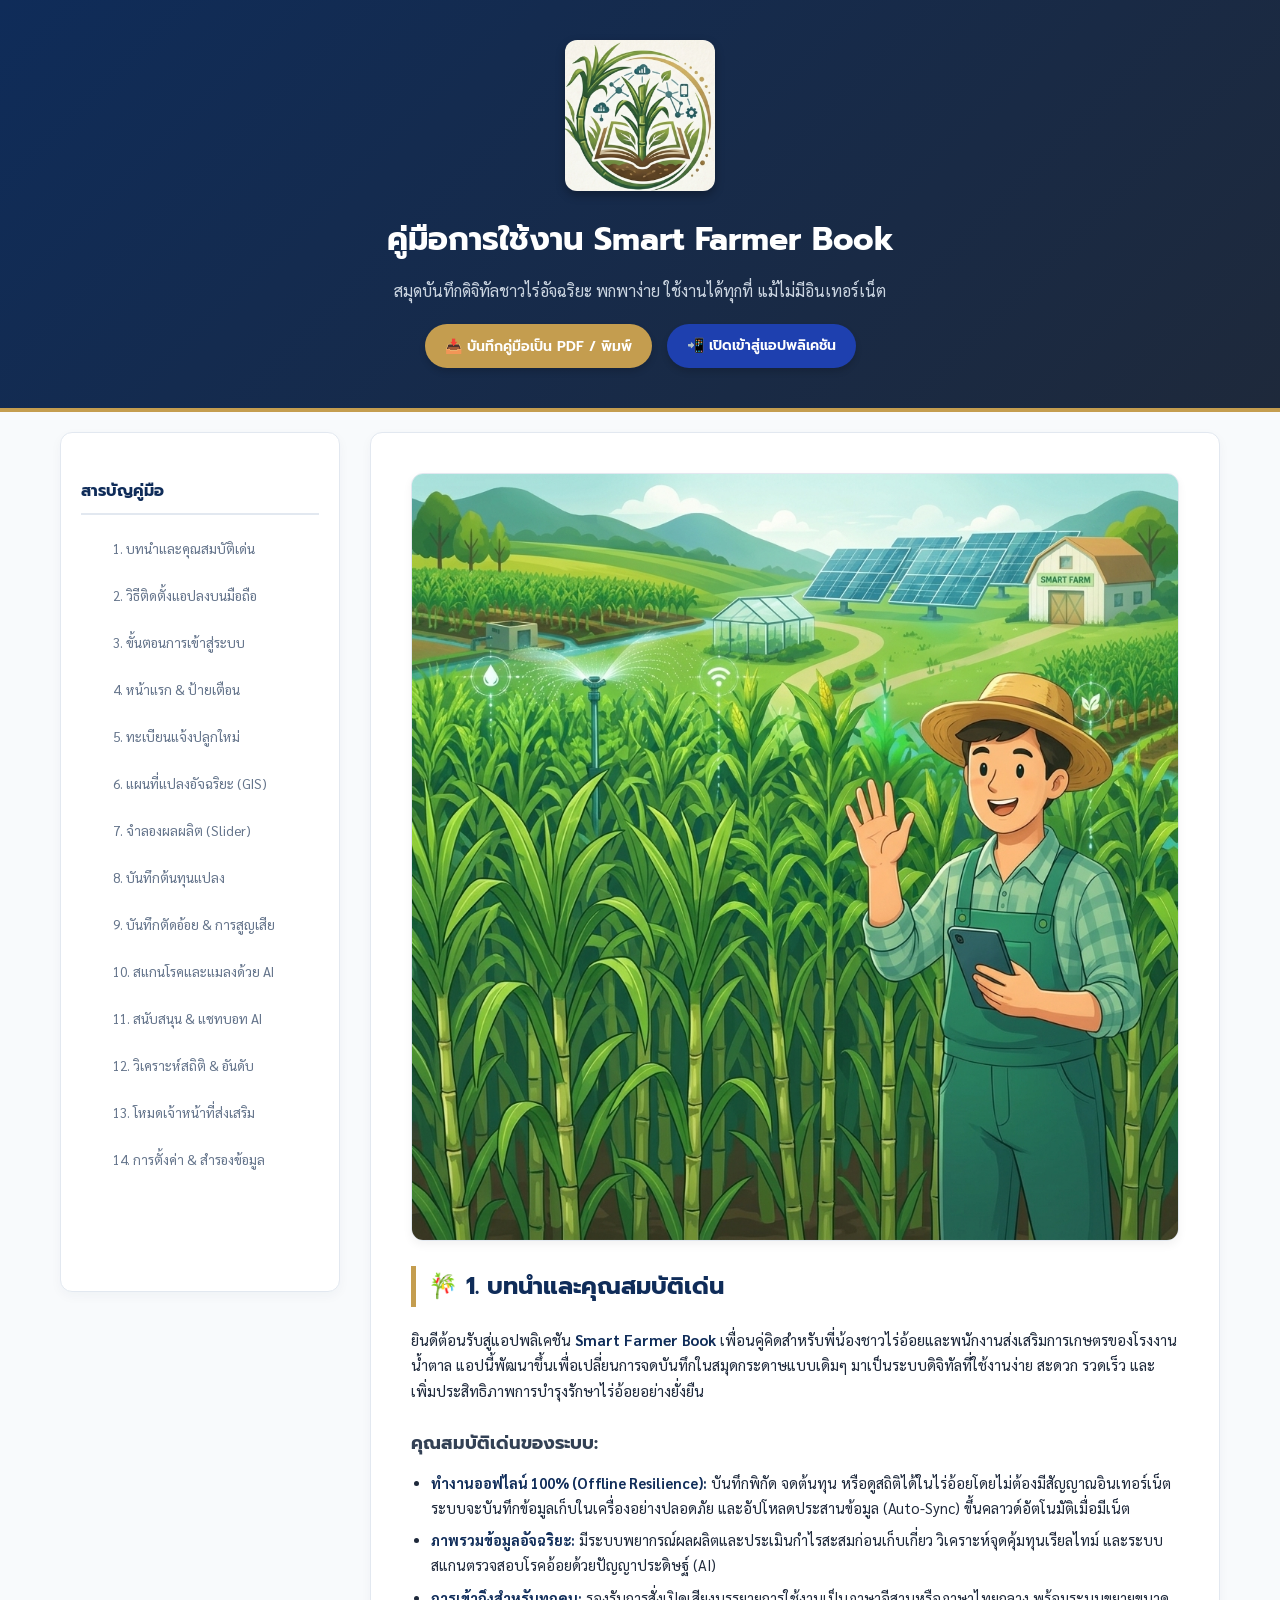
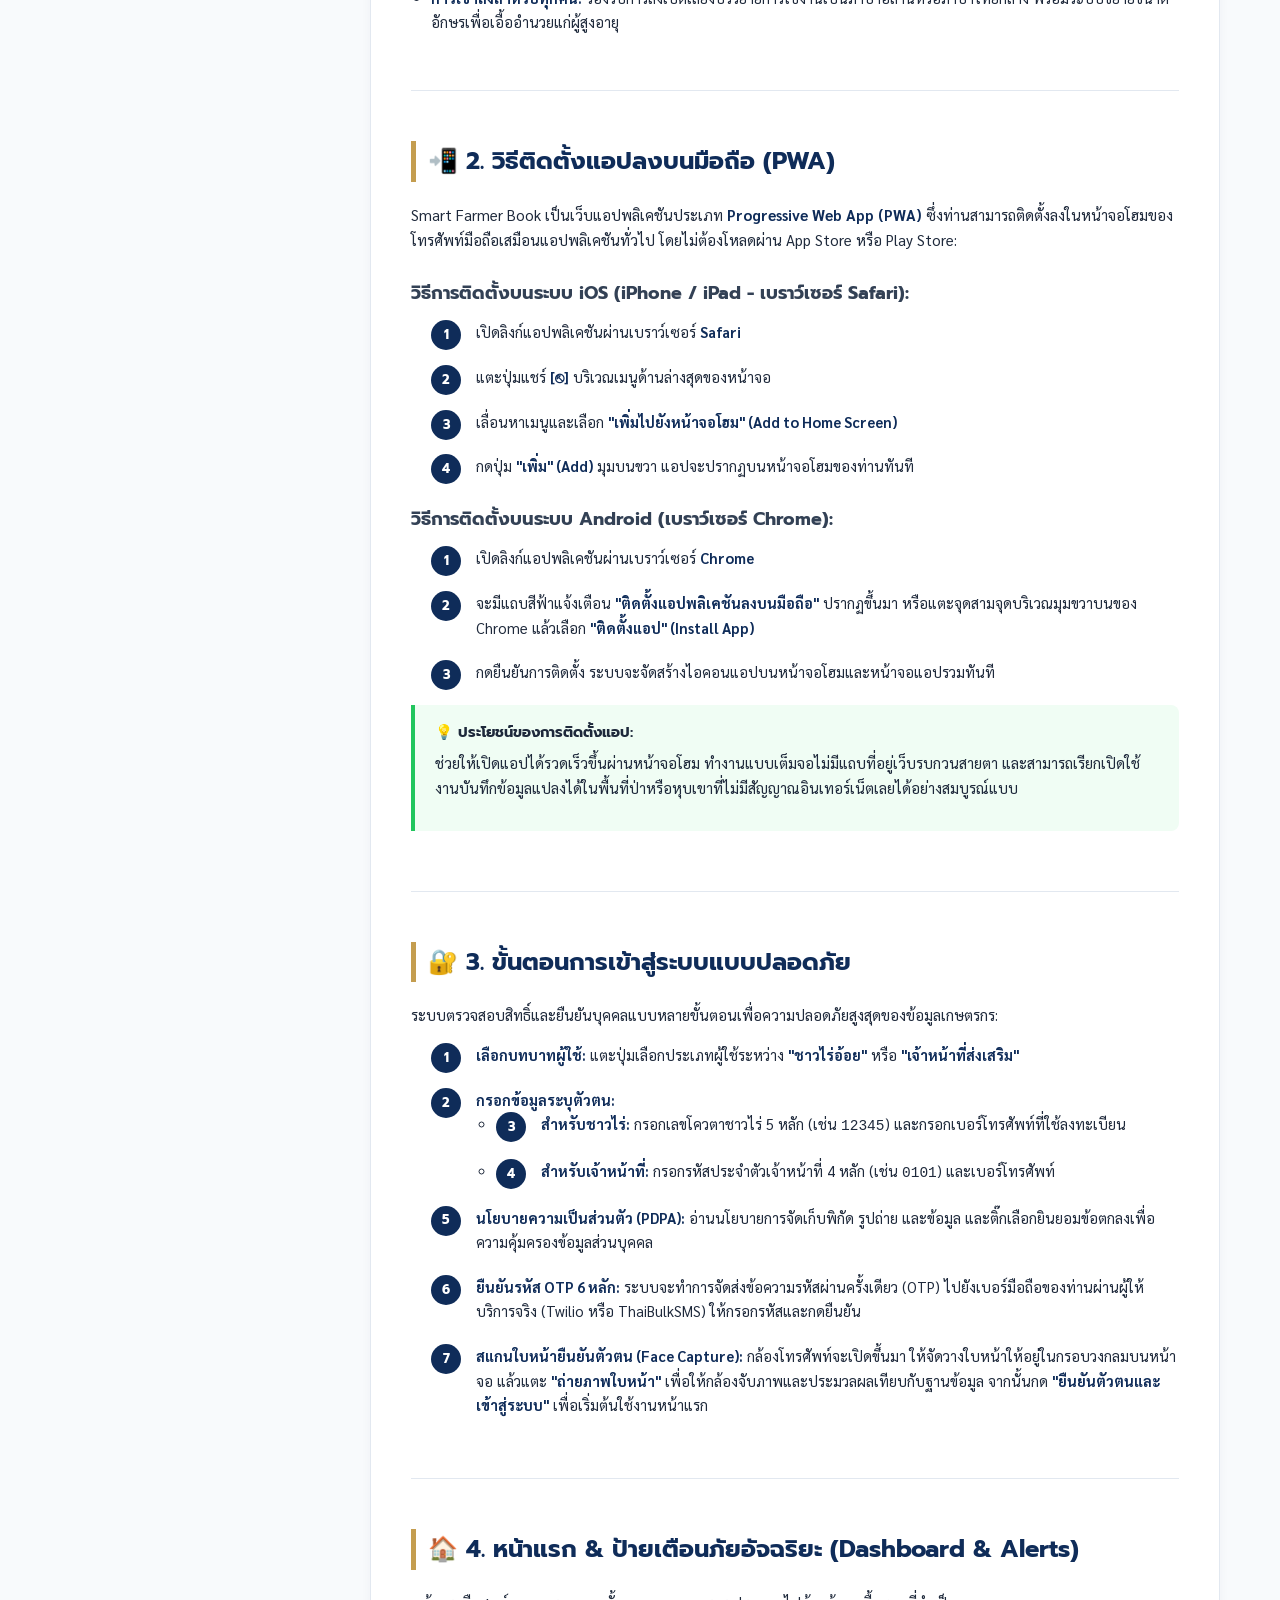
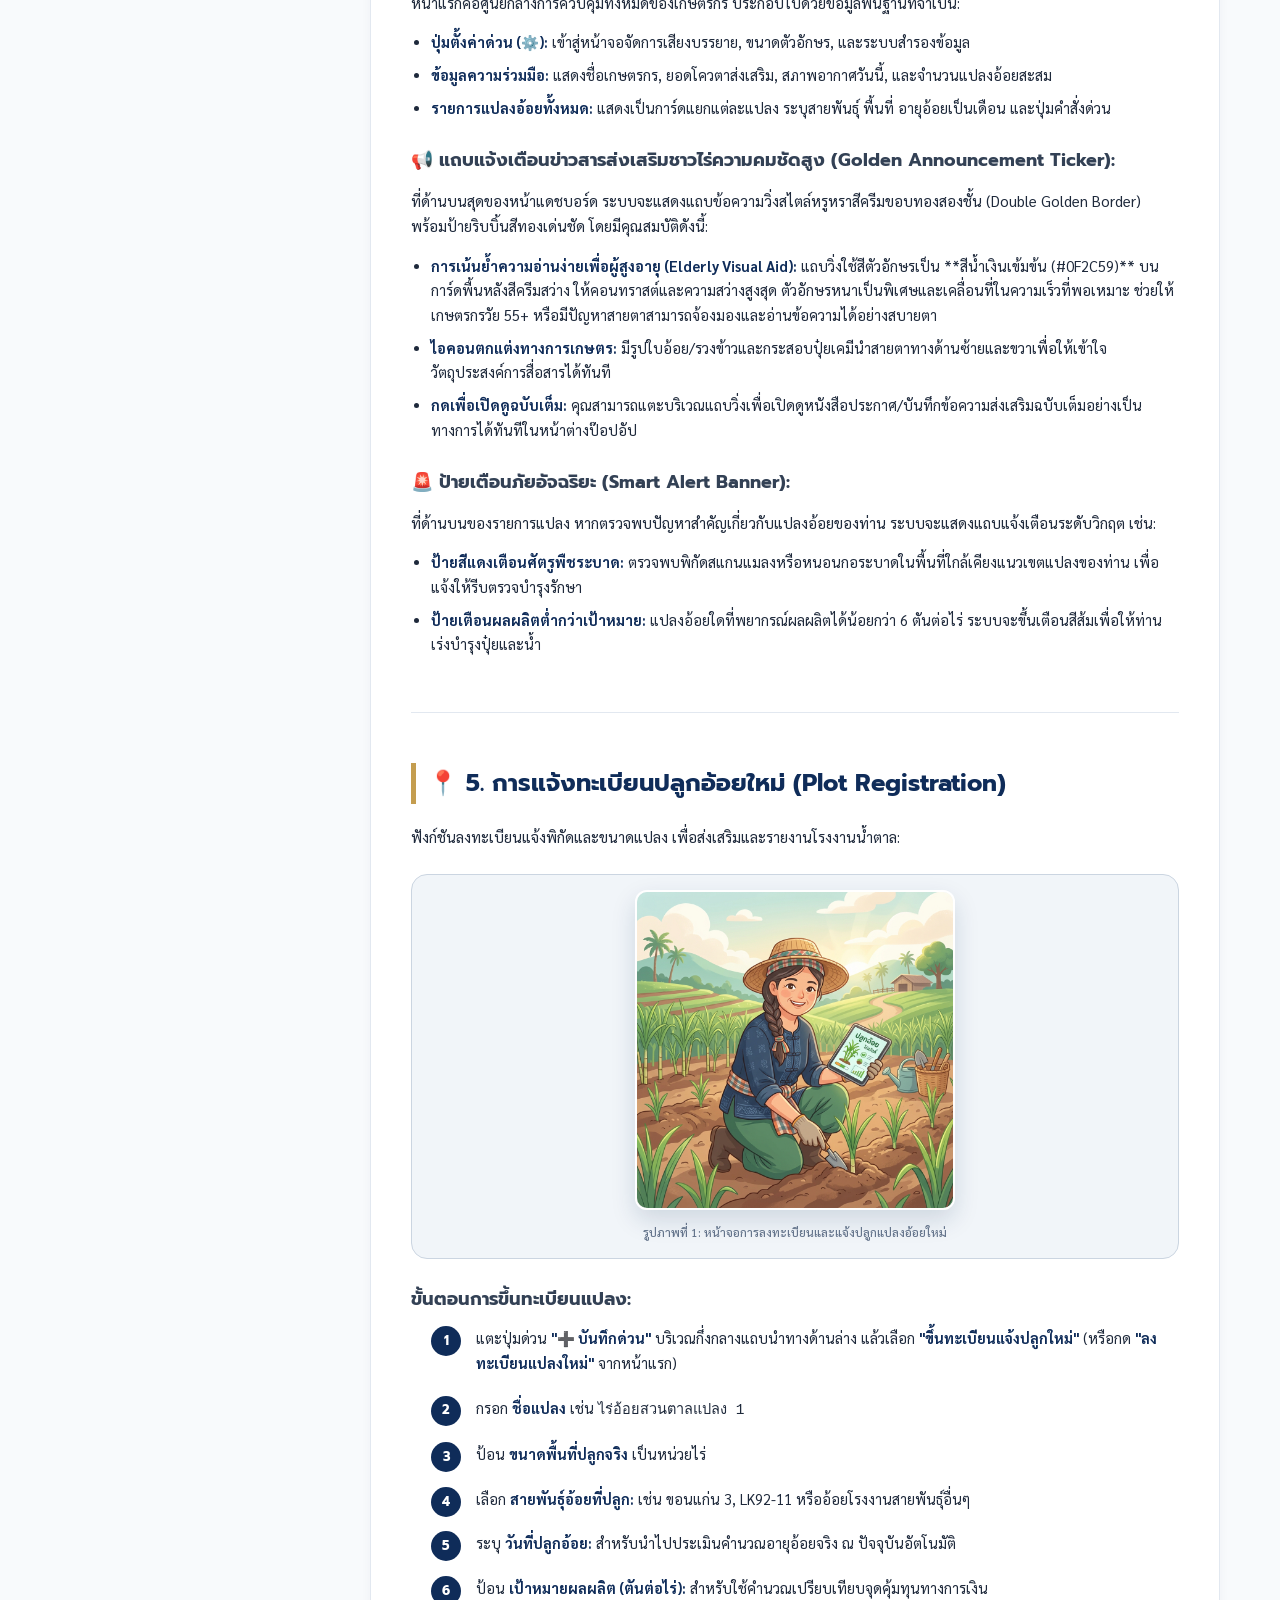
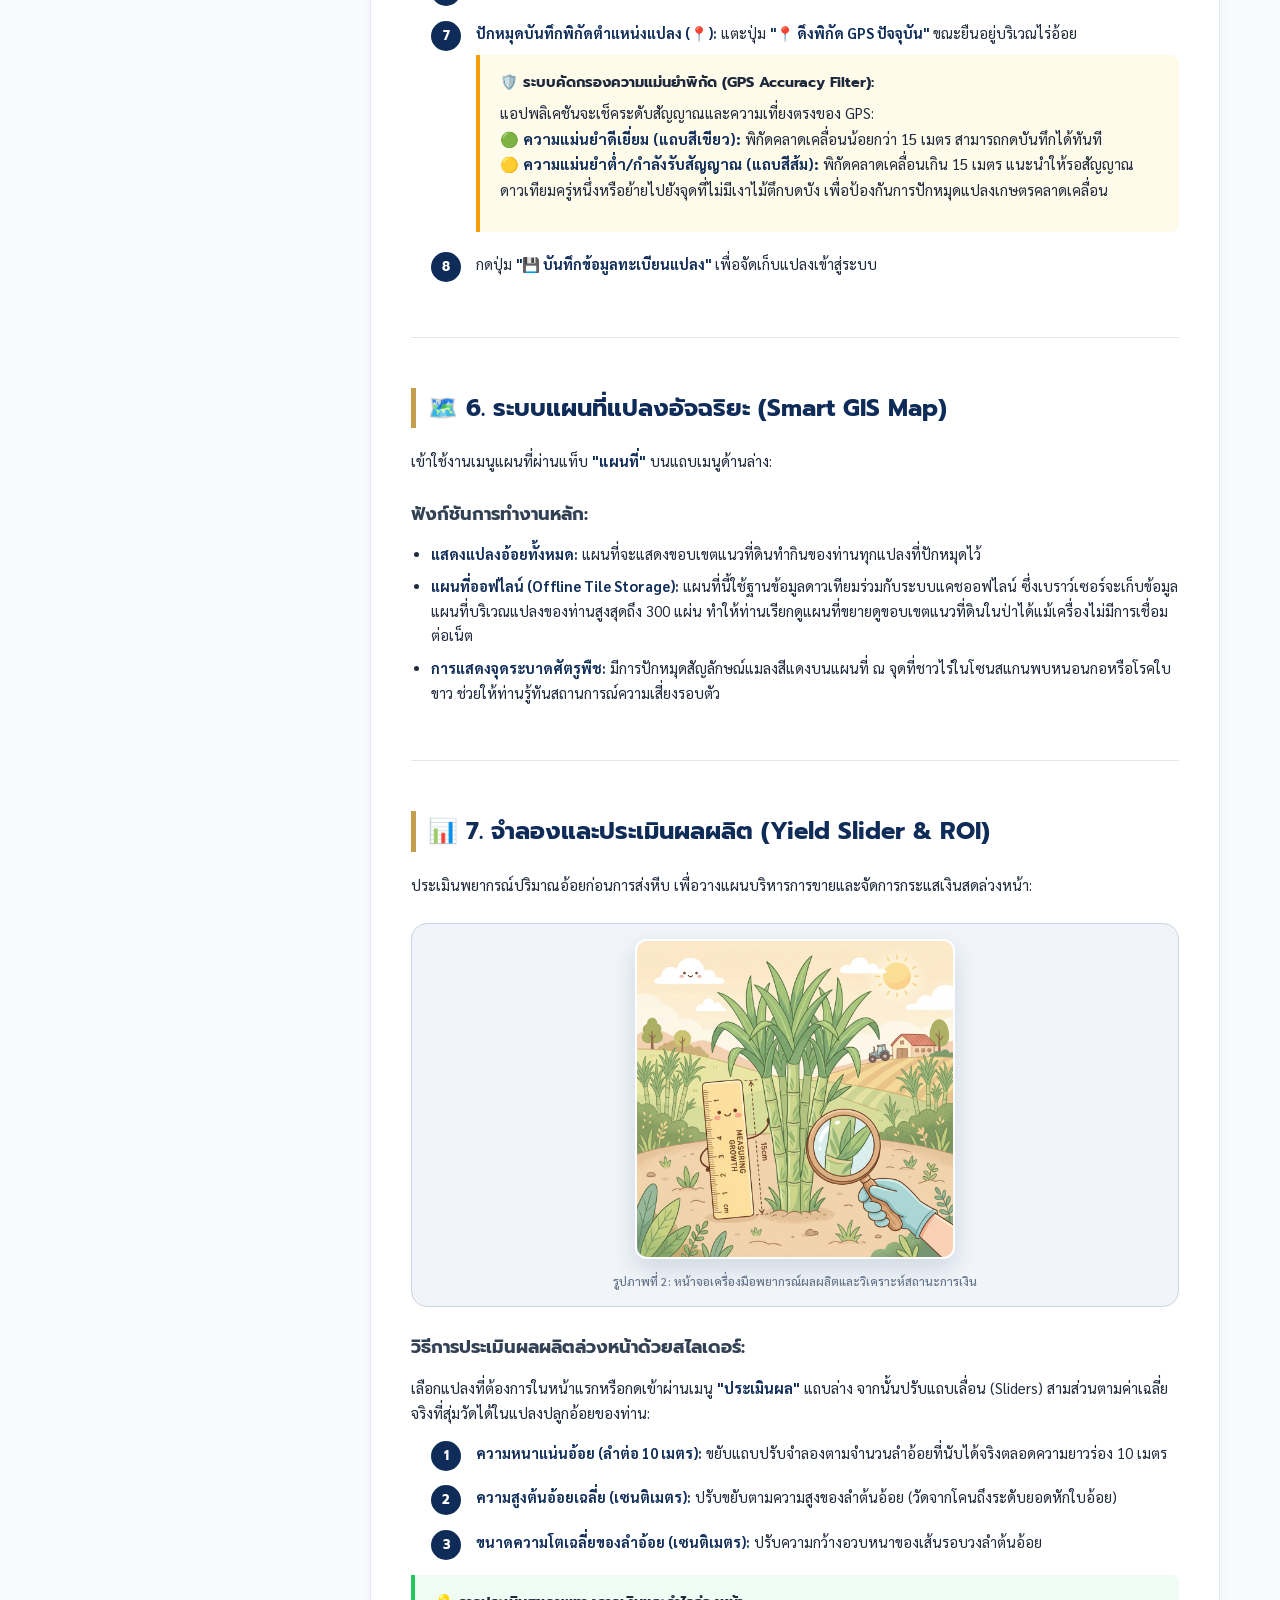
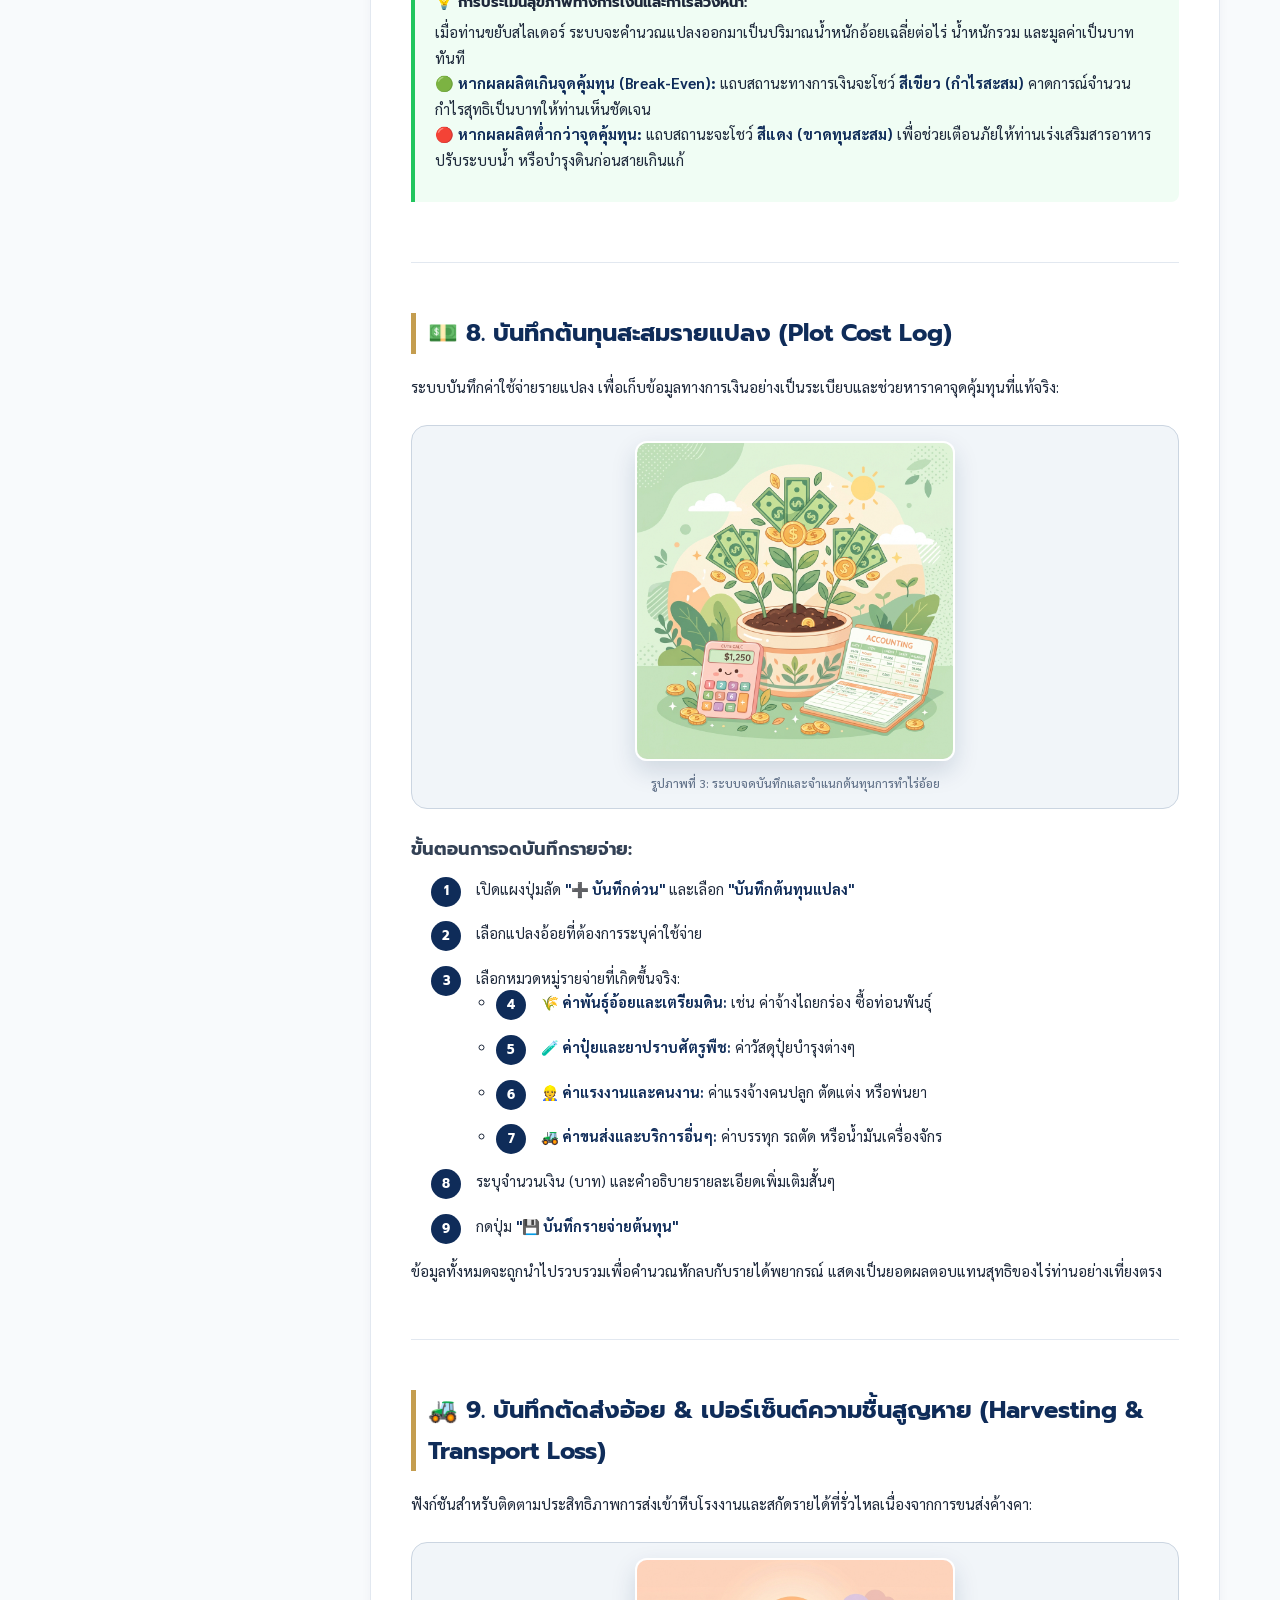
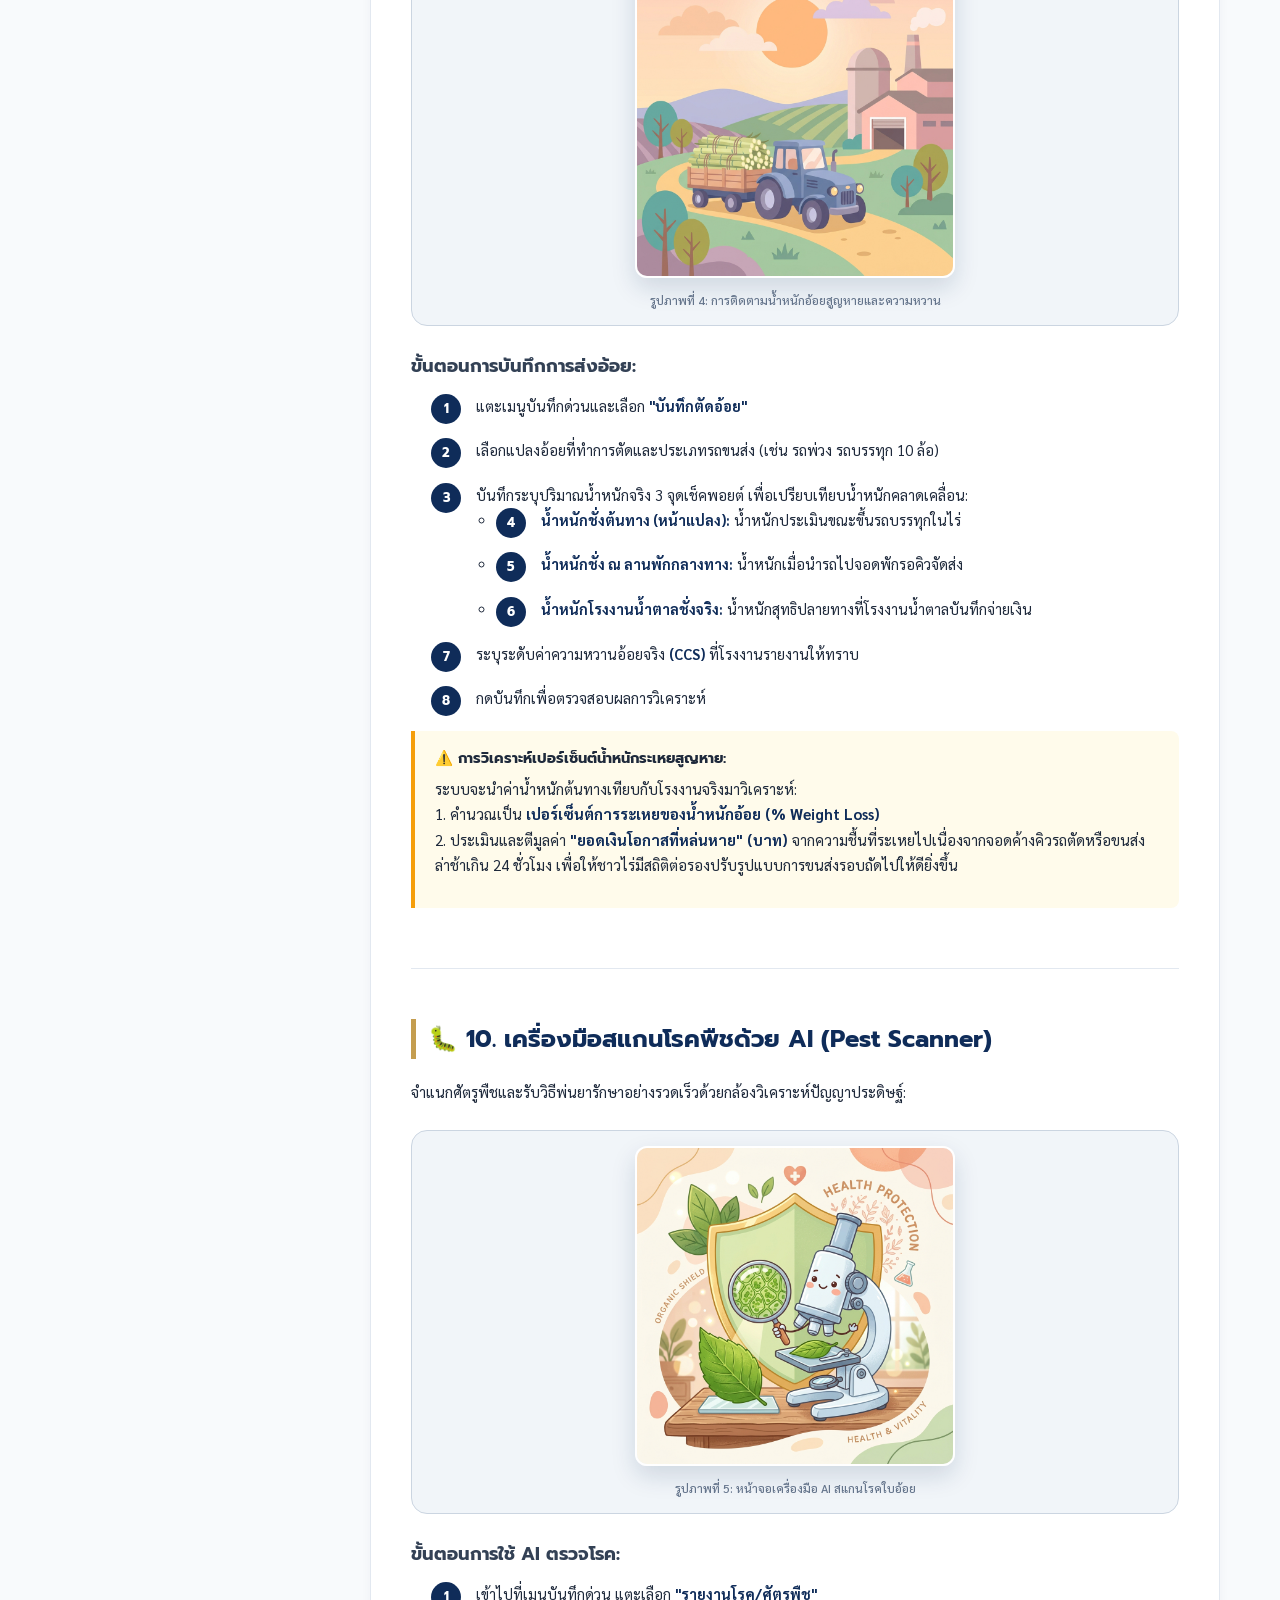
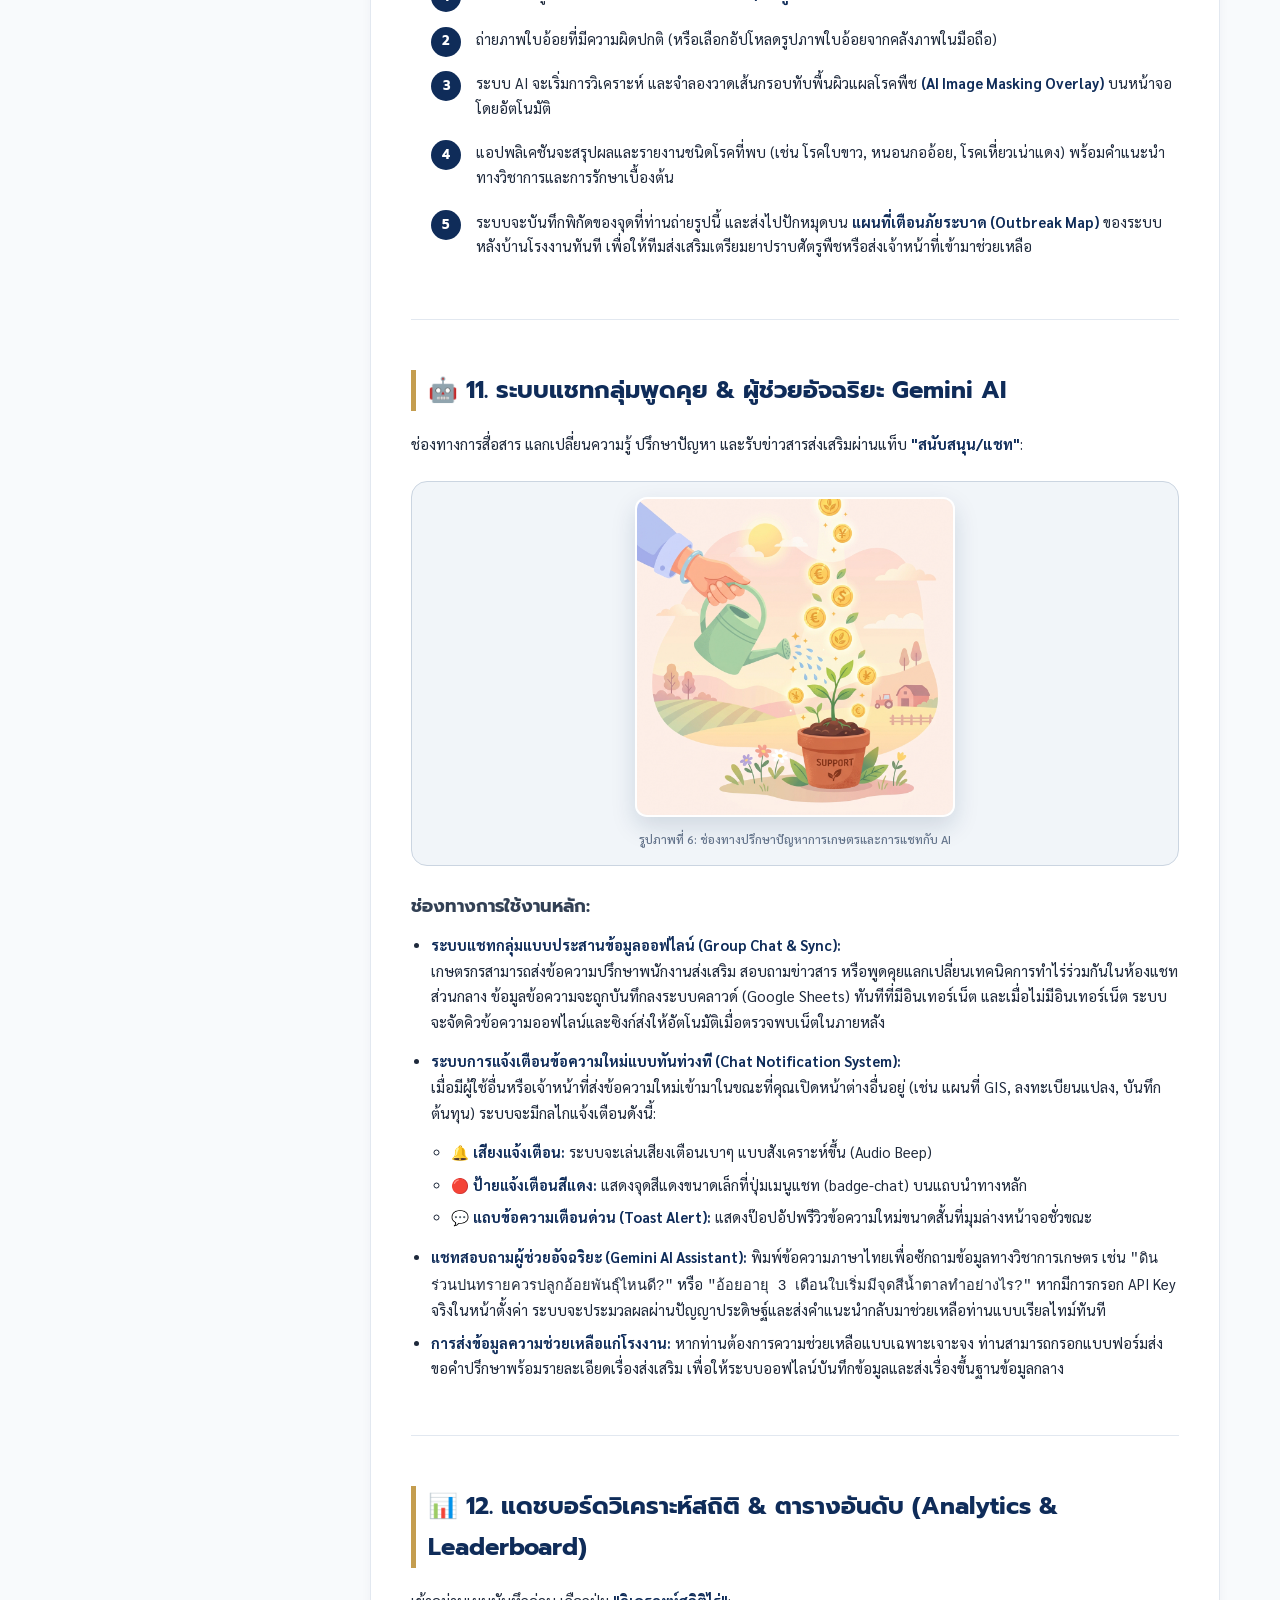
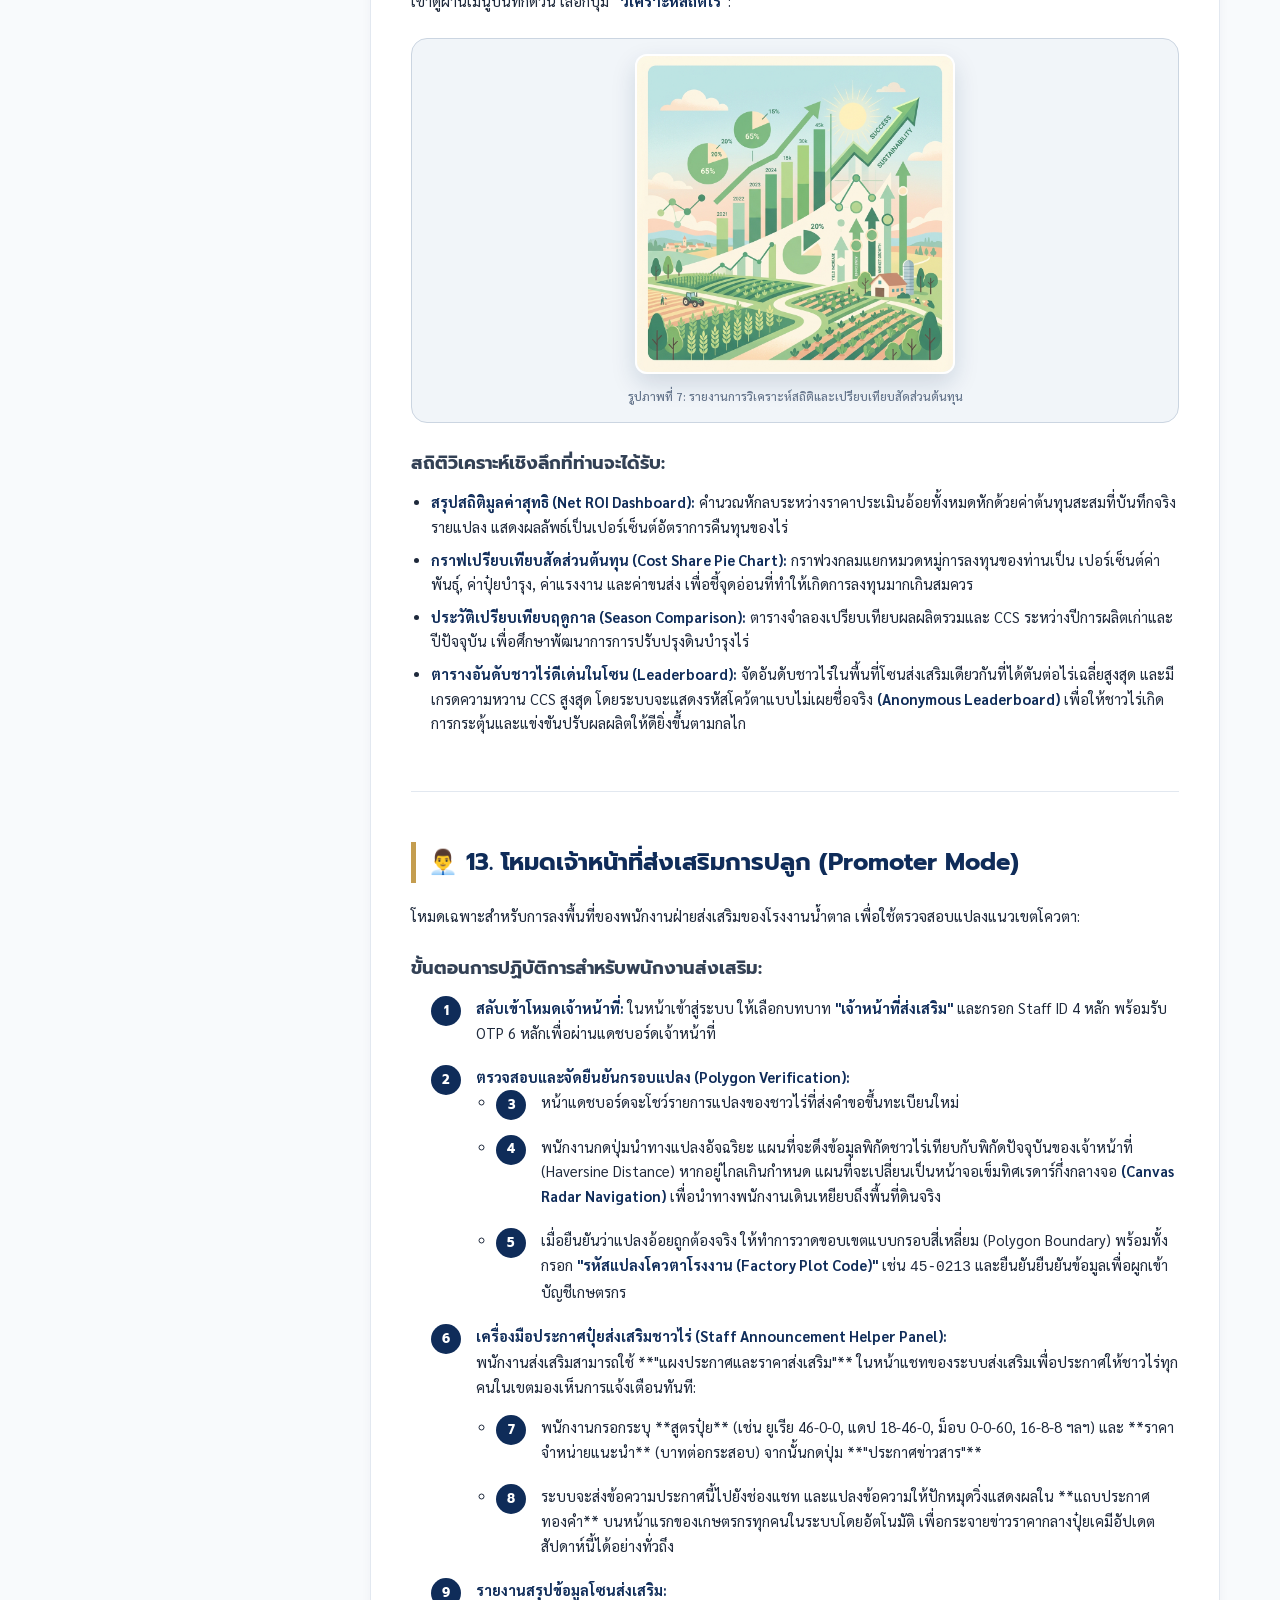
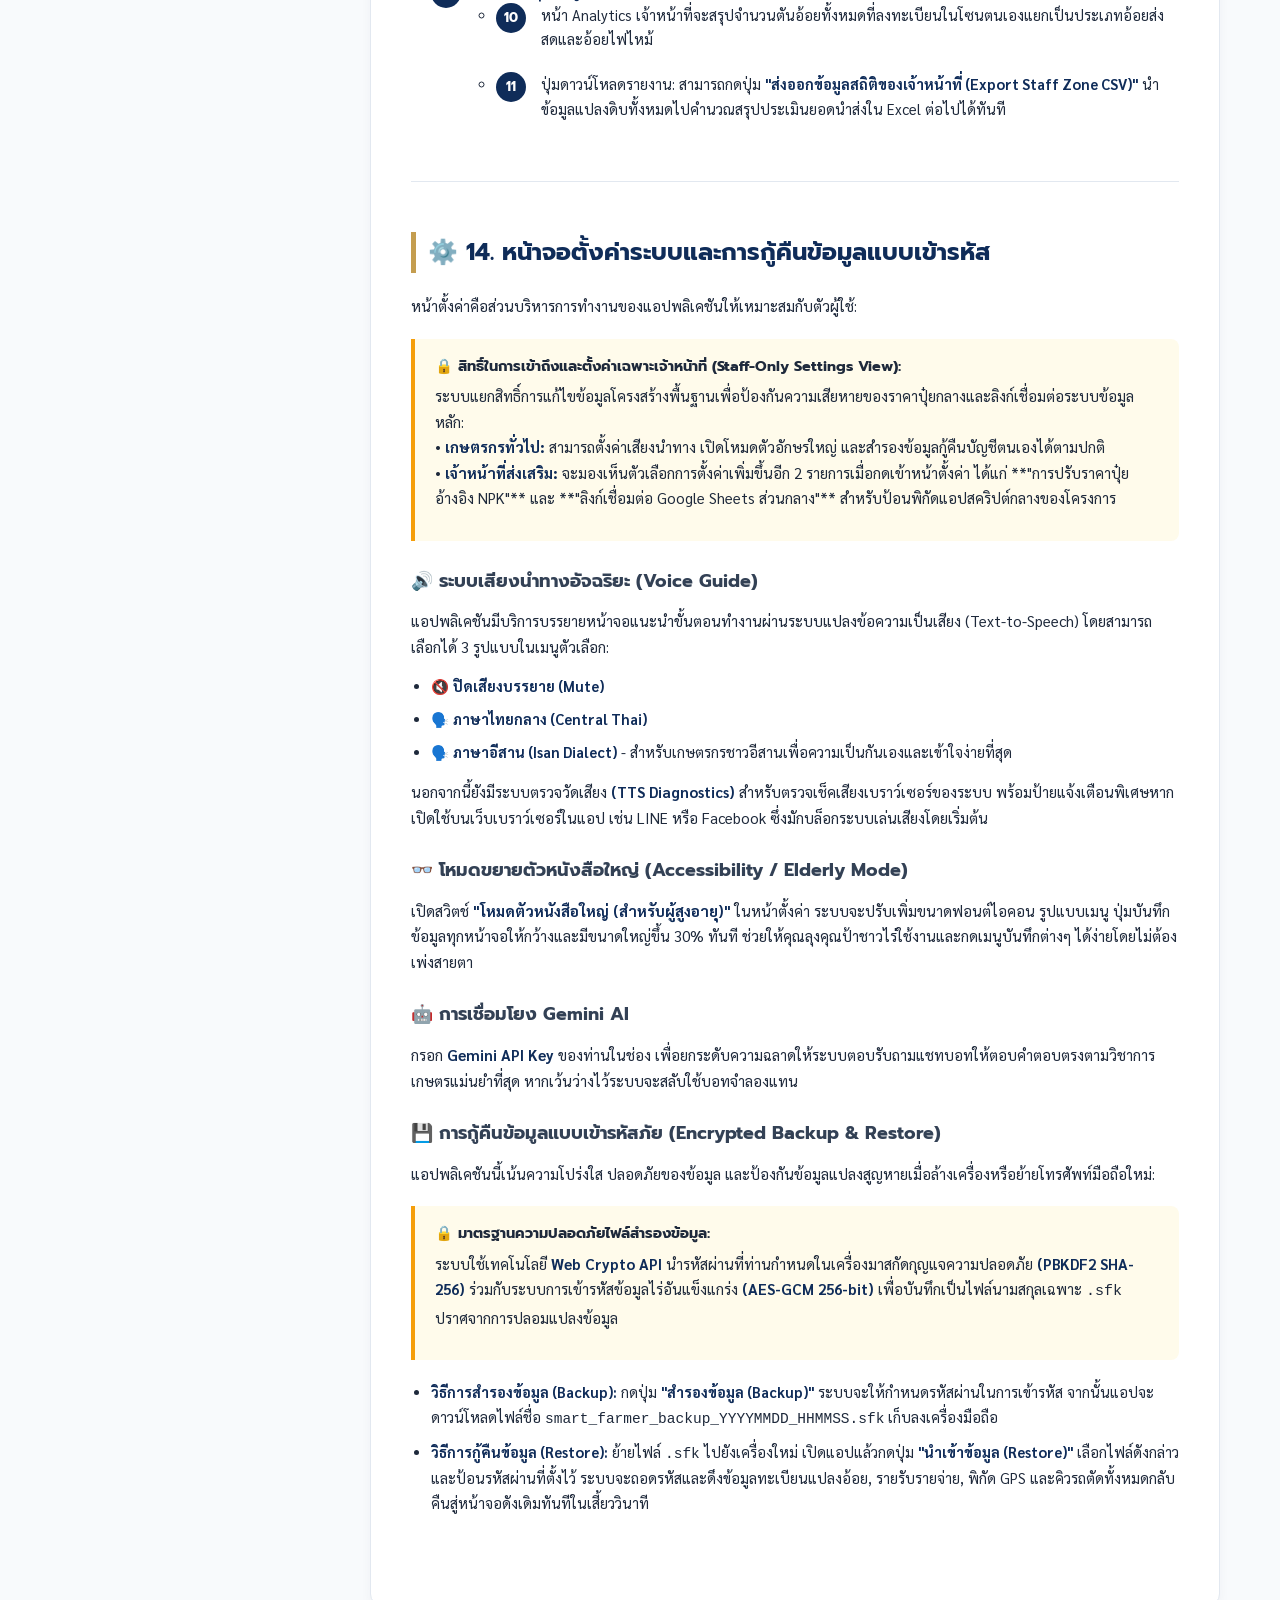
<file: user_manual.html>
<!DOCTYPE html>
<html lang="th">
<head>
    <meta charset="UTF-8">
    <meta name="viewport" content="width=device-width, initial-scale=1.0">
    <title>คู่มือการใช้งาน Smart Farmer Book</title>
    <link href="https://fonts.googleapis.com/css2?family=Sarabun:wght@300;400;500;600;700&family=Prompt:wght@400;500;600;700&display=swap" rel="stylesheet">
    <style>
        :root {
            --brand-navy: #0F2C59;
            --brand-blue: #1E40AF;
            --brand-sky: #38BDF8;
            --brand-gold: #c49d4f;
            --brand-green: #153c25;
            --text-primary: #1e293b;
            --text-secondary: #64748b;
            --bg-light: #f8fafc;
            --border-color: #e2e8f0;
        }

        * {
            box-sizing: border-box;
            margin: 0;
            padding: 0;
        }

        body {
            font-family: 'Sarabun', sans-serif;
            background-color: var(--bg-light);
            color: var(--text-primary);
            line-height: 1.7;
            padding: 0;
        }

        /* Container & Grid Layout */
        .container {
            max-width: 1200px;
            margin: 0 auto;
            padding: 20px;
            display: grid;
            grid-template-columns: 280px 1fr;
            gap: 30px;
        }

        /* Top Header Area */
        header {
            background: linear-gradient(135deg, var(--brand-navy) 0%, #1e293b 100%);
            color: white;
            padding: 40px 20px;
            text-align: center;
            border-bottom: 4px solid var(--brand-gold);
            position: relative;
        }

        header img.logo {
            max-width: 150px;
            margin-bottom: 15px;
            border-radius: 12px;
            box-shadow: 0 4px 10px rgba(0,0,0,0.3);
        }

        header h1 {
            font-family: 'Prompt', sans-serif;
            font-size: 32px;
            font-weight: 700;
            margin-bottom: 10px;
            color: #ffffff;
        }

        header p {
            font-size: 16px;
            color: #cbd5e1;
        }

        /* Floating Action Buttons */
        .header-actions {
            margin-top: 20px;
            display: flex;
            justify-content: center;
            gap: 15px;
        }

        .btn-action {
            display: inline-flex;
            align-items: center;
            gap: 8px;
            padding: 10px 20px;
            background-color: var(--brand-gold);
            color: white;
            text-decoration: none;
            border-radius: 25px;
            font-family: 'Prompt', sans-serif;
            font-weight: 600;
            font-size: 14px;
            border: none;
            cursor: pointer;
            box-shadow: 0 4px 6px rgba(0,0,0,0.15);
            transition: all 0.3s;
        }

        .btn-action:hover {
            transform: translateY(-2px);
            box-shadow: 0 6px 12px rgba(0,0,0,0.2);
            filter: brightness(1.1);
        }

        .btn-action.btn-navy {
            background-color: var(--brand-blue);
        }

        /* Sidebar Navigation */
        aside {
            position: sticky;
            top: 20px;
            height: calc(100vh - 40px);
            overflow-y: auto;
            background: white;
            border-radius: 12px;
            padding: 20px;
            border: 1px solid var(--border-color);
            box-shadow: 0 4px 12px rgba(15, 44, 89, 0.04);
        }

        aside h3 {
            font-family: 'Prompt', sans-serif;
            font-size: 16px;
            color: var(--brand-navy);
            margin-bottom: 15px;
            border-bottom: 2px solid var(--border-color);
            padding-bottom: 8px;
        }

        aside ul {
            list-style: none;
        }

        aside li {
            margin-bottom: 8px;
        }

        aside a {
            color: var(--text-secondary);
            text-decoration: none;
            font-size: 13.5px;
            display: block;
            padding: 8px 12px;
            border-radius: 6px;
            transition: all 0.2s;
        }

        aside a:hover, aside a.active {
            background-color: #f1f5f9;
            color: var(--brand-navy);
            font-weight: 600;
        }

        /* Main Content */
        main {
            background: white;
            border-radius: 12px;
            padding: 40px;
            border: 1px solid var(--border-color);
            box-shadow: 0 4px 12px rgba(15, 44, 89, 0.04);
        }

        section {
            margin-bottom: 50px;
            scroll-margin-top: 30px;
        }

        section:not(:last-child) {
            border-bottom: 1px solid var(--border-color);
            padding-bottom: 40px;
        }

        h2 {
            font-family: 'Prompt', sans-serif;
            font-size: 24px;
            color: var(--brand-navy);
            margin-bottom: 20px;
            border-left: 5px solid var(--brand-gold);
            padding-left: 12px;
            display: flex;
            align-items: center;
            gap: 10px;
        }

        h3 {
            font-family: 'Prompt', sans-serif;
            font-size: 18px;
            color: #334155;
            margin-top: 25px;
            margin-bottom: 12px;
        }

        p {
            margin-bottom: 15px;
            color: var(--text-primary);
            font-size: 15px;
        }

        ul, ol {
            padding-left: 20px;
            margin-bottom: 15px;
        }

        li {
            margin-bottom: 8px;
            font-size: 14.5px;
        }

        strong {
            color: var(--brand-navy);
        }

        /* Visual Screenshot Wrapper */
        .screenshot-box {
            text-align: center;
            margin: 25px 0;
            padding: 15px;
            background: #f1f5f9;
            border-radius: 16px;
            border: 1px solid #cbd5e1;
            display: flex;
            flex-direction: column;
            align-items: center;
        }

        .screenshot-box img {
            max-width: 320px;
            width: 100%;
            height: auto;
            border-radius: 12px;
            box-shadow: 0 10px 25px rgba(15, 44, 89, 0.15);
            border: 2px solid white;
            transition: transform 0.3s ease;
        }

        .screenshot-box img:hover {
            transform: scale(1.02);
        }

        .screenshot-box span.caption {
            display: block;
            margin-top: 12px;
            font-size: 12px;
            color: var(--text-secondary);
            font-weight: 500;
        }

        /* Banner Box */
        .banner-box {
            width: 100%;
            margin-bottom: 25px;
            border-radius: 12px;
            overflow: hidden;
            border: 1px solid var(--border-color);
            box-shadow: 0 4px 10px rgba(0,0,0,0.05);
        }

        .banner-box img {
            width: 100%;
            height: auto;
            display: block;
        }

        /* Alerts & Callouts */
        .alert-callout {
            background-color: #f0f9ff;
            border-left: 4px solid var(--brand-sky);
            padding: 15px 20px;
            border-radius: 0 8px 8px 0;
            margin: 20px 0;
        }

        .alert-callout.alert-warning {
            background-color: #fffbeb;
            border-left-color: #f59e0b;
        }

        .alert-callout.alert-success {
            background-color: #f0fdf4;
            border-left-color: #22c55e;
        }

        .alert-callout h4 {
            font-family: 'Prompt', sans-serif;
            font-size: 14.5px;
            margin-bottom: 5px;
            color: #1e293b;
            display: flex;
            align-items: center;
            gap: 8px;
        }

        /* Steps Block */
        .step-list {
            list-style: none;
            counter-reset: step-counter;
        }

        .step-list li {
            position: relative;
            padding-left: 45px;
            margin-bottom: 20px;
        }

        .step-list li::before {
            counter-increment: step-counter;
            content: counter(step-counter);
            position: absolute;
            left: 0;
            top: 0;
            width: 30px;
            height: 30px;
            background-color: var(--brand-navy);
            color: white;
            border-radius: 50%;
            display: flex;
            align-items: center;
            justify-content: center;
            font-family: 'Prompt', sans-serif;
            font-weight: 700;
            font-size: 13px;
        }

        /* Printable optimization */
        @media print {
            body {
                background-color: white;
                color: black;
            }
            .container {
                display: block;
                max-width: 100%;
                padding: 0;
            }
            aside, .header-actions, .btn-action {
                display: none !important;
            }
            main {
                border: none;
                box-shadow: none;
                padding: 0;
            }
            section {
                page-break-inside: avoid;
                margin-bottom: 40px;
                padding-bottom: 20px;
            }
            .screenshot-box {
                background: none;
                border: none;
                padding: 0;
                margin: 15px 0;
                page-break-inside: avoid;
            }
            .screenshot-box img {
                max-width: 250px;
                box-shadow: none;
                border: 1px solid #777;
            }
        }

        /* Responsive Breakpoints */
        @media (max-width: 1024px) {
            .container {
                grid-template-columns: 1fr;
            }
            aside {
                display: none;
            }
        }

        @media (max-width: 768px) {
            header {
                padding: 30px 15px;
            }
            header h1 {
                font-size: 24px;
            }
            header p {
                font-size: 13px;
            }
            .header-actions {
                flex-direction: column;
                align-items: center;
                gap: 10px;
                width: 100%;
            }
            .btn-action {
                width: 100%;
                justify-content: center;
                box-sizing: border-box;
            }
            .container {
                padding: 10px;
                gap: 15px;
            }
            main {
                padding: 20px 15px;
            }
            h2 {
                font-size: 20px;
            }
            h3 {
                font-size: 16px;
            }
            p, li {
                font-size: 14px;
                line-height: 1.6;
            }
            .screenshot-box {
                padding: 10px;
                margin: 15px 0;
            }
            .screenshot-box img {
                max-width: 100%;
            }
        }
    </style>
</head>
<body>

    <header>
        <img class="logo" src="smart_farmer_logo.png" alt="Smart Farmer Logo">
        <h1>คู่มือการใช้งาน Smart Farmer Book</h1>
        <p>สมุดบันทึกดิจิทัลชาวไร่อัจฉริยะ พกพาง่าย ใช้งานได้ทุกที่ แม้ไม่มีอินเทอร์เน็ต</p>
        
        <div class="header-actions">
            <button class="btn-action" onclick="window.print()">📥 บันทึกคู่มือเป็น PDF / พิมพ์</button>
            <a href="index.html" class="btn-action btn-navy" target="_blank">📲 เปิดเข้าสู่แอปพลิเคชัน</a>
        </div>
    </header>

    <div class="container">
        
        <!-- Sidebar Navigation Menu -->
        <aside>
            <h3>สารบัญคู่มือ</h3>
            <ul>
                <li><a href="#intro">1. บทนำและคุณสมบัติเด่น</a></li>
                <li><a href="#pwa">2. วิธีติดตั้งแอปลงบนมือถือ</a></li>
                <li><a href="#login">3. ขั้นตอนการเข้าสู่ระบบ</a></li>
                <li><a href="#dashboard">4. หน้าแรก & ป้ายเตือน</a></li>
                <li><a href="#register">5. ทะเบียนแจ้งปลูกใหม่</a></li>
                <li><a href="#map">6. แผนที่แปลงอัจฉริยะ (GIS)</a></li>
                <li><a href="#estimate">7. จำลองผลผลิต (Slider)</a></li>
                <li><a href="#cost">8. บันทึกต้นทุนแปลง</a></li>
                <li><a href="#harvest">9. บันทึกตัดอ้อย & การสูญเสีย</a></li>
                <li><a href="#pest">10. สแกนโรคและแมลงด้วย AI</a></li>
                <li><a href="#support">11. สนับสนุน & แชทบอท AI</a></li>
                <li><a href="#analytics">12. วิเคราะห์สถิติ & อันดับ</a></li>
                <li><a href="#staff">13. โหมดเจ้าหน้าที่ส่งเสริม</a></li>
                <li><a href="#settings">14. การตั้งค่า & สำรองข้อมูล</a></li>
            </ul>
        </aside>

        <!-- Main Content Area -->
        <main>
            
            <div class="banner-box">
                <img src="smart_farmer_banner.png" alt="Smart Farmer Banner">
            </div>

            <!-- SECTION 1: Introduction -->
            <section id="intro">
                <h2>🎋 1. บทนำและคุณสมบัติเด่น</h2>
                <p>ยินดีต้อนรับสู่แอปพลิเคชัน <strong>Smart Farmer Book</strong> เพื่อนคู่คิดสำหรับพี่น้องชาวไร่อ้อยและพนักงานส่งเสริมการเกษตรของโรงงานน้ำตาล แอปนี้พัฒนาขึ้นเพื่อเปลี่ยนการจดบันทึกในสมุดกระดาษแบบเดิมๆ มาเป็นระบบดิจิทัลที่ใช้งานง่าย สะดวก รวดเร็ว และเพิ่มประสิทธิภาพการบำรุงรักษาไร่อ้อยอย่างยั่งยืน</p>
                
                <h3>คุณสมบัติเด่นของระบบ:</h3>
                <ul>
                    <li><strong>ทำงานออฟไลน์ 100% (Offline Resilience):</strong> บันทึกพิกัด จดต้นทุน หรือดูสถิติได้ในไร่อ้อยโดยไม่ต้องมีสัญญาณอินเทอร์เน็ต ระบบจะบันทึกข้อมูลเก็บในเครื่องอย่างปลอดภัย และอัปโหลดประสานข้อมูล (Auto-Sync) ขึ้นคลาวด์อัตโนมัติเมื่อมีเน็ต</li>
                    <li><strong>ภาพรวมข้อมูลอัจฉริยะ:</strong> มีระบบพยากรณ์ผลผลิตและประเมินกำไรสะสมก่อนเก็บเกี่ยว วิเคราะห์จุดคุ้มทุนเรียลไทม์ และระบบสแกนตรวจสอบโรคอ้อยด้วยปัญญาประดิษฐ์ (AI)</li>
                    <li><strong>การเข้าถึงสำหรับทุกคน:</strong> รองรับการสั่งเปิดเสียงบรรยายการใช้งานเป็นภาษาอีสานหรือภาษาไทยกลาง พร้อมระบบขยายขนาดอักษรเพื่อเอื้ออำนวยแก่ผู้สูงอายุ</li>
                </ul>
            </section>

            <!-- SECTION 2: PWA Installation -->
            <section id="pwa">
                <h2>📲 2. วิธีติดตั้งแอปลงบนมือถือ (PWA)</h2>
                <p>Smart Farmer Book เป็นเว็บแอปพลิเคชันประเภท <strong>Progressive Web App (PWA)</strong> ซึ่งท่านสามารถติดตั้งลงในหน้าจอโฮมของโทรศัพท์มือถือเสมือนแอปพลิเคชันทั่วไป โดยไม่ต้องโหลดผ่าน App Store หรือ Play Store:</p>
                
                <h3>วิธีการติดตั้งบนระบบ iOS (iPhone / iPad - เบราว์เซอร์ Safari):</h3>
                <ol class="step-list">
                    <li>เปิดลิงก์แอปพลิเคชันผ่านเบราว์เซอร์ <strong>Safari</strong></li>
                    <li>แตะปุ่มแชร์ <strong>[⎋]</strong> บริเวณเมนูด้านล่างสุดของหน้าจอ</li>
                    <li>เลื่อนหาเมนูและเลือก <strong>"เพิ่มไปยังหน้าจอโฮม" (Add to Home Screen)</strong></li>
                    <li>กดปุ่ม <strong>"เพิ่ม" (Add)</strong> มุมบนขวา แอปจะปรากฏบนหน้าจอโฮมของท่านทันที</li>
                </ol>

                <h3>วิธีการติดตั้งบนระบบ Android (เบราว์เซอร์ Chrome):</h3>
                <ol class="step-list">
                    <li>เปิดลิงก์แอปพลิเคชันผ่านเบราว์เซอร์ <strong>Chrome</strong></li>
                    <li>จะมีแถบสีฟ้าแจ้งเตือน <strong>"ติดตั้งแอปพลิเคชันลงบนมือถือ"</strong> ปรากฏขึ้นมา หรือแตะจุดสามจุดบริเวณมุมขวาบนของ Chrome แล้วเลือก <strong>"ติดตั้งแอป" (Install App)</strong></li>
                    <li>กดยืนยันการติดตั้ง ระบบจะจัดสร้างไอคอนแอปบนหน้าจอโฮมและหน้าจอแอปรวมทันที</li>
                </ol>

                <div class="alert-callout alert-success">
                    <h4>💡 ประโยชน์ของการติดตั้งแอป:</h4>
                    <p>ช่วยให้เปิดแอปได้รวดเร็วขึ้นผ่านหน้าจอโฮม ทำงานแบบเต็มจอไม่มีแถบที่อยู่เว็บรบกวนสายตา และสามารถเรียกเปิดใช้งานบันทึกข้อมูลแปลงได้ในพื้นที่ป่าหรือหุบเขาที่ไม่มีสัญญาณอินเทอร์เน็ตเลยได้อย่างสมบูรณ์แบบ</p>
                </div>
            </section>

            <!-- SECTION 3: Login Flow -->
            <section id="login">
                <h2>🔐 3. ขั้นตอนการเข้าสู่ระบบแบบปลอดภัย</h2>
                <p>ระบบตรวจสอบสิทธิ์และยืนยันบุคคลแบบหลายขั้นตอนเพื่อความปลอดภัยสูงสุดของข้อมูลเกษตรกร:</p>
                
                <ol class="step-list">
                    <li><strong>เลือกบทบาทผู้ใช้:</strong> แตะปุ่มเลือกประเภทผู้ใช้ระหว่าง <strong>"ชาวไร่อ้อย"</strong> หรือ <strong>"เจ้าหน้าที่ส่งเสริม"</strong></li>
                    <li><strong>กรอกข้อมูลระบุตัวตน:</strong> 
                        <ul>
                            <li><strong>สำหรับชาวไร่:</strong> กรอกเลขโควตาชาวไร่ 5 หลัก (เช่น <code>12345</code>) และกรอกเบอร์โทรศัพท์ที่ใช้ลงทะเบียน</li>
                            <li><strong>สำหรับเจ้าหน้าที่:</strong> กรอกรหัสประจำตัวเจ้าหน้าที่ 4 หลัก (เช่น <code>0101</code>) และเบอร์โทรศัพท์</li>
                        </ul>
                    </li>
                    <li><strong>นโยบายความเป็นส่วนตัว (PDPA):</strong> อ่านนโยบายการจัดเก็บพิกัด รูปถ่าย และข้อมูล และติ๊กเลือกยินยอมข้อตกลงเพื่อความคุ้มครองข้อมูลส่วนบุคคล</li>
                    <li><strong>ยืนยันรหัส OTP 6 หลัก:</strong> ระบบจะทำการจัดส่งข้อความรหัสผ่านครั้งเดียว (OTP) ไปยังเบอร์มือถือของท่านผ่านผู้ให้บริการจริง (Twilio หรือ ThaiBulkSMS) ให้กรอกรหัสและกดยืนยัน</li>
                    <li><strong>สแกนใบหน้ายืนยันตัวตน (Face Capture):</strong> กล้องโทรศัพท์จะเปิดขึ้นมา ให้จัดวางใบหน้าให้อยู่ในกรอบวงกลมบนหน้าจอ แล้วแตะ <strong>"ถ่ายภาพใบหน้า"</strong> เพื่อให้กล้องจับภาพและประมวลผลเทียบกับฐานข้อมูล จากนั้นกด <strong>"ยืนยันตัวตนและเข้าสู่ระบบ"</strong> เพื่อเริ่มต้นใช้งานหน้าแรก</li>
                </ol>
            </section>

            <!-- SECTION 4: Dashboard & Smart Alert -->
            <section id="dashboard">
                <h2>🏠 4. หน้าแรก & ป้ายเตือนภัยอัจฉริยะ (Dashboard & Alerts)</h2>
                <p>หน้าแรกคือศูนย์กลางการควบคุมทั้งหมดของเกษตรกร ประกอบไปด้วยข้อมูลพื้นฐานที่จำเป็น:</p>
                
                <ul>
                    <li><strong>ปุ่มตั้งค่าด่วน (⚙️):</strong> เข้าสู่หน้าจอจัดการเสียงบรรยาย, ขนาดตัวอักษร, และระบบสำรองข้อมูล</li>
                    <li><strong>ข้อมูลความร่วมมือ:</strong> แสดงชื่อเกษตรกร, ยอดโควตาส่งเสริม, สภาพอากาศวันนี้, และจำนวนแปลงอ้อยสะสม</li>
                    <li><strong>รายการแปลงอ้อยทั้งหมด:</strong> แสดงเป็นการ์ดแยกแต่ละแปลง ระบุสายพันธุ์ พื้นที่ อายุอ้อยเป็นเดือน และปุ่มคำสั่งด่วน</li>
                </ul>

                <h3>📢 แถบแจ้งเตือนข่าวสารส่งเสริมชาวไร่ความคมชัดสูง (Golden Announcement Ticker):</h3>
                <p>ที่ด้านบนสุดของหน้าแดชบอร์ด ระบบจะแสดงแถบข้อความวิ่งสไตล์หรูหราสีครีมขอบทองสองชั้น (Double Golden Border) พร้อมป้ายริบบิ้นสีทองเด่นชัด โดยมีคุณสมบัติดังนี้:</p>
                <ul>
                    <li><strong>การเน้นย้ำความอ่านง่ายเพื่อผู้สูงอายุ (Elderly Visual Aid):</strong> แถบวิ่งใช้สีตัวอักษรเป็น **สีน้ำเงินเข้มข้น (#0F2C59)** บนการ์ดพื้นหลังสีครีมสว่าง ให้คอนทราสต์และความสว่างสูงสุด ตัวอักษรหนาเป็นพิเศษและเคลื่อนที่ในความเร็วที่พอเหมาะ ช่วยให้เกษตรกรวัย 55+ หรือมีปัญหาสายตาสามารถจ้องมองและอ่านข้อความได้อย่างสบายตา</li>
                    <li><strong>ไอคอนตกแต่งทางการเกษตร:</strong> มีรูปใบอ้อย/รวงข้าวและกระสอบปุ๋ยเคมีนำสายตาทางด้านซ้ายและขวาเพื่อให้เข้าใจวัตถุประสงค์การสื่อสารได้ทันที</li>
                    <li><strong>กดเพื่อเปิดดูฉบับเต็ม:</strong> คุณสามารถแตะบริเวณแถบวิ่งเพื่อเปิดดูหนังสือประกาศ/บันทึกข้อความส่งเสริมฉบับเต็มอย่างเป็นทางการได้ทันทีในหน้าต่างป๊อปอัป</li>
                </ul>

                <h3>🚨 ป้ายเตือนภัยอัจฉริยะ (Smart Alert Banner):</h3>
                <p>ที่ด้านบนของรายการแปลง หากตรวจพบปัญหาสำคัญเกี่ยวกับแปลงอ้อยของท่าน ระบบจะแสดงแถบแจ้งเตือนระดับวิกฤต เช่น:</p>
                <ul>
                    <li><strong>ป้ายสีแดงเตือนศัตรูพืชระบาด:</strong> ตรวจพบพิกัดสแกนแมลงหรือหนอนกอระบาดในพื้นที่ใกล้เคียงแนวเขตแปลงของท่าน เพื่อแจ้งให้รีบตรวจบำรุงรักษา</li>
                    <li><strong>ป้ายเตือนผลผลิตต่ำกว่าเป้าหมาย:</strong> แปลงอ้อยใดที่พยากรณ์ผลผลิตได้น้อยกว่า 6 ตันต่อไร่ ระบบจะขึ้นเตือนสีส้มเพื่อให้ท่านเร่งบำรุงปุ๋ยและน้ำ</li>
                </ul>
            </section>

            <!-- SECTION 5: Plot Registration -->
            <section id="register">
                <h2>📍 5. การแจ้งทะเบียนปลูกอ้อยใหม่ (Plot Registration)</h2>
                <p>ฟังก์ชันลงทะเบียนแจ้งพิกัดและขนาดแปลง เพื่อส่งเสริมและรายงานโรงงานน้ำตาล:</p>
                
                <div class="screenshot-box">
                    <img src="menu_register.png" alt="หน้าเมนูแจ้งปลูกอ้อยใหม่">
                    <span class="caption">รูปภาพที่ 1: หน้าจอการลงทะเบียนและแจ้งปลูกแปลงอ้อยใหม่</span>
                </div>

                <h3>ขั้นตอนการขึ้นทะเบียนแปลง:</h3>
                <ol class="step-list">
                    <li>แตะปุ่มด่วน <strong>"➕ บันทึกด่วน"</strong> บริเวณกึ่งกลางแถบนำทางด้านล่าง แล้วเลือก <strong>"ขึ้นทะเบียนแจ้งปลูกใหม่"</strong> (หรือกด <strong>"ลงทะเบียนแปลงใหม่"</strong> จากหน้าแรก)</li>
                    <li>กรอก <strong>ชื่อแปลง</strong> เช่น <code>ไร่อ้อยสวนตาลแปลง 1</code></li>
                    <li>ป้อน <strong>ขนาดพื้นที่ปลูกจริง</strong> เป็นหน่วยไร่</li>
                    <li>เลือก <strong>สายพันธุ์อ้อยที่ปลูก:</strong> เช่น ขอนแก่น 3, LK92-11 หรืออ้อยโรงงานสายพันธุ์อื่นๆ</li>
                    <li>ระบุ <strong>วันที่ปลูกอ้อย:</strong> สำหรับนำไปประเมินคำนวณอายุอ้อยจริง ณ ปัจจุบันอัตโนมัติ</li>
                    <li>ป้อน <strong>เป้าหมายผลผลิต (ตันต่อไร่):</strong> สำหรับใช้คำนวณเปรียบเทียบจุดคุ้มทุนทางการเงิน</li>
                    <li><strong>ปักหมุดบันทึกพิกัดตำแหน่งแปลง (📍):</strong> แตะปุ่ม <strong>"📍 ดึงพิกัด GPS ปัจจุบัน"</strong> ขณะยืนอยู่บริเวณไร่อ้อย
                        <div class="alert-callout alert-warning" style="margin-top: 10px; margin-bottom: 0;">
                            <h4>🛡️ ระบบคัดกรองความแม่นยำพิกัด (GPS Accuracy Filter):</h4>
                            <p>แอปพลิเคชันจะเช็คระดับสัญญาณและความเที่ยงตรงของ GPS:
                            <br>🟢 <strong>ความแม่นยำดีเยี่ยม (แถบสีเขียว):</strong> พิกัดคลาดเคลื่อนน้อยกว่า 15 เมตร สามารถกดบันทึกได้ทันที
                            <br>🟡 <strong>ความแม่นยำต่ำ/กำลังรับสัญญาณ (แถบสีส้ม):</strong> พิกัดคลาดเคลื่อนเกิน 15 เมตร แนะนำให้รอสัญญาณดาวเทียมครู่หนึ่งหรือย้ายไปยังจุดที่ไม่มีเงาไม้ตึกบดบัง เพื่อป้องกันการปักหมุดแปลงเกษตรคลาดเคลื่อน</p>
                        </div>
                    </li>
                    <li>กดปุ่ม <strong>"💾 บันทึกข้อมูลทะเบียนแปลง"</strong> เพื่อจัดเก็บแปลงเข้าสู่ระบบ</li>
                </ol>
            </section>

            <!-- SECTION 6: GIS Map -->
            <section id="map">
                <h2>🗺️ 6. ระบบแผนที่แปลงอัจฉริยะ (Smart GIS Map)</h2>
                <p>เข้าใช้งานเมนูแผนที่ผ่านแท็บ <strong>"แผนที่"</strong> บนแถบเมนูด้านล่าง:</p>
                
                <h3>ฟังก์ชันการทำงานหลัก:</h3>
                <ul>
                    <li><strong>แสดงแปลงอ้อยทั้งหมด:</strong> แผนที่จะแสดงขอบเขตแนวที่ดินทำกินของท่านทุกแปลงที่ปักหมุดไว้</li>
                    <li><strong>แผนที่ออฟไลน์ (Offline Tile Storage):</strong> แผนที่นี้ใช้ฐานข้อมูลดาวเทียมร่วมกับระบบแคชออฟไลน์ ซึ่งเบราว์เซอร์จะเก็บข้อมูลแผนที่บริเวณแปลงของท่านสูงสุดถึง 300 แผ่น ทำให้ท่านเรียกดูแผนที่ขยายดูขอบเขตแนวที่ดินในป่าได้แม้เครื่องไม่มีการเชื่อมต่อเน็ต</li>
                    <li><strong>การแสดงจุดระบาดศัตรูพืช:</strong> มีการปักหมุดสัญลักษณ์แมลงสีแดงบนแผนที่ ณ จุดที่ชาวไร่ในโซนสแกนพบหนอนกอหรือโรคใบขาว ช่วยให้ท่านรู้ทันสถานการณ์ความเสี่ยงรอบตัว</li>
                </ul>
            </section>

            <!-- SECTION 7: Yield Slider & ROI -->
            <section id="estimate">
                <h2>📊 7. จำลองและประเมินผลผลิต (Yield Slider & ROI)</h2>
                <p>ประเมินพยากรณ์ปริมาณอ้อยก่อนการส่งหีบ เพื่อวางแผนบริหารการขายและจัดการกระแสเงินสดล่วงหน้า:</p>

                <div class="screenshot-box">
                    <img src="menu_estimate.png" alt="หน้าเมนูประเมินผลผลิต">
                    <span class="caption">รูปภาพที่ 2: หน้าจอเครื่องมือพยากรณ์ผลผลิตและวิเคราะห์สถานะการเงิน</span>
                </div>

                <h3>วิธีการประเมินผลผลิตล่วงหน้าด้วยสไลเดอร์:</h3>
                <p>เลือกแปลงที่ต้องการในหน้าแรกหรือกดเข้าผ่านเมนู <strong>"ประเมินผล"</strong> แถบล่าง จากนั้นปรับแถบเลื่อน (Sliders) สามส่วนตามค่าเฉลี่ยจริงที่สุ่มวัดได้ในแปลงปลูกอ้อยของท่าน:</p>
                
                <ol class="step-list">
                    <li><strong>ความหนาแน่นอ้อย (ลำต่อ 10 เมตร):</strong> ขยับแถบปรับจำลองตามจำนวนลำอ้อยที่นับได้จริงตลอดความยาวร่อง 10 เมตร</li>
                    <li><strong>ความสูงต้นอ้อยเฉลี่ย (เซนติเมตร):</strong> ปรับขยับตามความสูงของลำต้นอ้อย (วัดจากโคนถึงระดับยอดหักใบอ้อย)</li>
                    <li><strong>ขนาดความโตเฉลี่ยของลำอ้อย (เซนติเมตร):</strong> ปรับความกว้างอวบหนาของเส้นรอบวงลำต้นอ้อย</li>
                </ol>

                <div class="alert-callout alert-success">
                    <h4>💡 การประเมินสุขภาพทางการเงินและกำไรล่วงหน้า:</h4>
                    <p>เมื่อท่านขยับสไลเดอร์ ระบบจะคำนวณแปลงออกมาเป็นปริมาณน้ำหนักอ้อยเฉลี่ยต่อไร่ น้ำหนักรวม และมูลค่าเป็นบาททันที
                    <br>🟢 <strong>หากผลผลิตเกินจุดคุ้มทุน (Break-Even):</strong> แถบสถานะทางการเงินจะโชว์ <strong>สีเขียว (กำไรสะสม)</strong> คาดการณ์จำนวนกำไรสุทธิเป็นบาทให้ท่านเห็นชัดเจน
                    <br>🔴 <strong>หากผลผลิตต่ำกว่าจุดคุ้มทุน:</strong> แถบสถานะจะโชว์ <strong>สีแดง (ขาดทุนสะสม)</strong> เพื่อช่วยเตือนภัยให้ท่านเร่งเสริมสารอาหาร ปรับระบบน้ำ หรือบำรุงดินก่อนสายเกินแก้</p>
                </div>
            </section>

            <!-- SECTION 8: Cost Tracker -->
            <section id="cost">
                <h2>💵 8. บันทึกต้นทุนสะสมรายแปลง (Plot Cost Log)</h2>
                <p>ระบบบันทึกค่าใช้จ่ายรายแปลง เพื่อเก็บข้อมูลทางการเงินอย่างเป็นระเบียบและช่วยหาราคาจุดคุ้มทุนที่แท้จริง:</p>

                <div class="screenshot-box">
                    <img src="menu_cost.png" alt="หน้าบันทึกต้นทุนแปลง">
                    <span class="caption">รูปภาพที่ 3: ระบบจดบันทึกและจำแนกต้นทุนการทำไร่อ้อย</span>
                </div>

                <h3>ขั้นตอนการจดบันทึกรายจ่าย:</h3>
                <ol class="step-list">
                    <li>เปิดแผงปุ่มลัด <strong>"➕ บันทึกด่วน"</strong> และเลือก <strong>"บันทึกต้นทุนแปลง"</strong></li>
                    <li>เลือกแปลงอ้อยที่ต้องการระบุค่าใช้จ่าย</li>
                    <li>เลือกหมวดหมู่รายจ่ายที่เกิดขึ้นจริง:
                        <ul>
                            <li><strong>🌾 ค่าพันธุ์อ้อยและเตรียมดิน:</strong> เช่น ค่าจ้างไถยกร่อง ซื้อท่อนพันธุ์</li>
                            <li><strong>🧪 ค่าปุ๋ยและยาปราบศัตรูพืช:</strong> ค่าวัสดุปุ๋ยบำรุงต่างๆ</li>
                            <li><strong>👷 ค่าแรงงานและคนงาน:</strong> ค่าแรงจ้างคนปลูก ตัดแต่ง หรือพ่นยา</li>
                            <li><strong>🚜 ค่าขนส่งและบริการอื่นๆ:</strong> ค่าบรรทุก รถตัด หรือน้ำมันเครื่องจักร</li>
                        </ul>
                    </li>
                    <li>ระบุจำนวนเงิน (บาท) และคำอธิบายรายละเอียดเพิ่มเติมสั้นๆ</li>
                    <li>กดปุ่ม <strong>"💾 บันทึกรายจ่ายต้นทุน"</strong></li>
                </ol>
                <p>ข้อมูลทั้งหมดจะถูกนำไปรวบรวมเพื่อคำนวณหักลบกับรายได้พยากรณ์ แสดงเป็นยอดผลตอบแทนสุทธิของไร่ท่านอย่างเที่ยงตรง</p>
            </section>

            <!-- SECTION 9: Harvesting & Loss -->
            <section id="harvest">
                <h2>🚜 9. บันทึกตัดส่งอ้อย & เปอร์เซ็นต์ความชื้นสูญหาย (Harvesting & Transport Loss)</h2>
                <p>ฟังก์ชันสำหรับติดตามประสิทธิภาพการส่งเข้าหีบโรงงานและสกัดรายได้ที่รั่วไหลเนื่องจากการขนส่งค้างคา:</p>

                <div class="screenshot-box">
                    <img src="menu_harvest.png" alt="หน้าเมนูบันทึกเก็บเกี่ยวอ้อย">
                    <span class="caption">รูปภาพที่ 4: การติดตามน้ำหนักอ้อยสูญหายและความหวาน</span>
                </div>

                <h3>ขั้นตอนการบันทึกการส่งอ้อย:</h3>
                <ol class="step-list">
                    <li>แตะเมนูบันทึกด่วนและเลือก <strong>"บันทึกตัดอ้อย"</strong></li>
                    <li>เลือกแปลงอ้อยที่ทำการตัดและประเภทรถขนส่ง (เช่น รถพ่วง รถบรรทุก 10 ล้อ)</li>
                    <li>บันทึกระบุปริมาณน้ำหนักจริง 3 จุดเช็คพอยต์ เพื่อเปรียบเทียบน้ำหนักคลาดเคลื่อน:
                        <ul>
                            <li><strong>น้ำหนักชั่งต้นทาง (หน้าแปลง):</strong> น้ำหนักประเมินขณะขึ้นรถบรรทุกในไร่</li>
                            <li><strong>น้ำหนักชั่ง ณ ลานพักกลางทาง:</strong> น้ำหนักเมื่อนำรถไปจอดพักรอคิวจัดส่ง</li>
                            <li><strong>น้ำหนักโรงงานน้ำตาลชั่งจริง:</strong> น้ำหนักสุทธิปลายทางที่โรงงานน้ำตาลบันทึกจ่ายเงิน</li>
                        </ul>
                    </li>
                    <li>ระบุระดับค่าความหวานอ้อยจริง <strong>(CCS)</strong> ที่โรงงานรายงานให้ทราบ</li>
                    <li>กดบันทึกเพื่อตรวจสอบผลการวิเคราะห์</li>
                </ol>

                <div class="alert-callout alert-warning">
                    <h4>⚠️ การวิเคราะห์เปอร์เซ็นต์น้ำหนักระเหยสูญหาย:</h4>
                    <p>ระบบจะนำค่าน้ำหนักต้นทางเทียบกับโรงงานจริงมาวิเคราะห์:
                    <br>1. คำนวณเป็น <strong>เปอร์เซ็นต์การระเหยของน้ำหนักอ้อย (% Weight Loss)</strong>
                    <br>2. ประเมินและตีมูลค่า <strong>"ยอดเงินโอกาสที่หล่นหาย" (บาท)</strong> จากความชื้นที่ระเหยไปเนื่องจากจอดค้างคิวรถตัดหรือขนส่งล่าช้าเกิน 24 ชั่วโมง เพื่อให้ชาวไร่มีสถิติต่อรองปรับรูปแบบการขนส่งรอบถัดไปให้ดียิ่งขึ้น</p>
                </div>
            </section>

            <!-- SECTION 10: Pest Scanner -->
            <section id="pest">
                <h2>🐛 10. เครื่องมือสแกนโรคพืชด้วย AI (Pest Scanner)</h2>
                <p>จำแนกศัตรูพืชและรับวิธีพ่นยารักษาอย่างรวดเร็วด้วยกล้องวิเคราะห์ปัญญาประดิษฐ์:</p>

                <div class="screenshot-box">
                    <img src="menu_pest.png" alt="หน้าแอปสแกนโรคพืช">
                    <span class="caption">รูปภาพที่ 5: หน้าจอเครื่องมือ AI สแกนโรคใบอ้อย</span>
                </div>

                <h3>ขั้นตอนการใช้ AI ตรวจโรค:</h3>
                <ol class="step-list">
                    <li>เข้าไปที่เมนูบันทึกด่วน แตะเลือก <strong>"รายงานโรค/ศัตรูพืช"</strong></li>
                    <li>ถ่ายภาพใบอ้อยที่มีความผิดปกติ (หรือเลือกอัปโหลดรูปภาพใบอ้อยจากคลังภาพในมือถือ)</li>
                    <li>ระบบ AI จะเริ่มการวิเคราะห์ และจำลองวาดเส้นกรอบทับพื้นผิวแผลโรคพืช <strong>(AI Image Masking Overlay)</strong> บนหน้าจอโดยอัตโนมัติ</li>
                    <li>แอปพลิเคชันจะสรุปผลและรายงานชนิดโรคที่พบ (เช่น โรคใบขาว, หนอนกออ้อย, โรคเหี่ยวเน่าแดง) พร้อมคำแนะนำทางวิชาการและการรักษาเบื้องต้น</li>
                    <li>ระบบจะบันทึกพิกัดของจุดที่ท่านถ่ายรูปนี้ และส่งไปปักหมุดบน <strong>แผนที่เตือนภัยระบาด (Outbreak Map)</strong> ของระบบหลังบ้านโรงงานทันที เพื่อให้ทีมส่งเสริมเตรียมยาปราบศัตรูพืชหรือส่งเจ้าหน้าที่เข้ามาช่วยเหลือ</li>
                </ol>
            </section>

            <!-- SECTION 11: Support & Chatbot AI -->
            <section id="support">
                <h2>🤖 11. ระบบแชทกลุ่มพูดคุย & ผู้ช่วยอัจฉริยะ Gemini AI</h2>
                <p>ช่องทางการสื่อสาร แลกเปลี่ยนความรู้ ปรึกษาปัญหา และรับข่าวสารส่งเสริมผ่านแท็บ <strong>"สนับสนุน/แชท"</strong>:</p>

                <div class="screenshot-box">
                    <img src="menu_support.png" alt="หน้าจอปรึกษาและแชทกับ AI">
                    <span class="caption">รูปภาพที่ 6: ช่องทางปรึกษาปัญหาการเกษตรและการแชทกับ AI</span>
                </div>

                <h3>ช่องทางการใช้งานหลัก:</h3>
                <ul>
                    <li><strong>ระบบแชทกลุ่มแบบประสานข้อมูลออฟไลน์ (Group Chat & Sync):</strong>
                        <p>เกษตรกรสามารถส่งข้อความปรึกษาพนักงานส่งเสริม สอบถามข่าวสาร หรือพูดคุยแลกเปลี่ยนเทคนิคการทำไร่ร่วมกันในห้องแชทส่วนกลาง ข้อมูลข้อความจะถูกบันทึกลงระบบคลาวด์ (Google Sheets) ทันทีที่มีอินเทอร์เน็ต และเมื่อไม่มีอินเทอร์เน็ต ระบบจะจัดคิวข้อความออฟไลน์และซิงก์ส่งให้อัตโนมัติเมื่อตรวจพบเน็ตในภายหลัง</p>
                    </li>
                    <li><strong>ระบบการแจ้งเตือนข้อความใหม่แบบทันท่วงที (Chat Notification System):</strong>
                        <p>เมื่อมีผู้ใช้อื่นหรือเจ้าหน้าที่ส่งข้อความใหม่เข้ามาในขณะที่คุณเปิดหน้าต่างอื่นอยู่ (เช่น แผนที่ GIS, ลงทะเบียนแปลง, บันทึกต้นทุน) ระบบจะมีกลไกแจ้งเตือนดังนี้:</p>
                        <ul>
                            <li>🔔 <strong>เสียงแจ้งเตือน:</strong> ระบบจะเล่นเสียงเตือนเบาๆ แบบสังเคราะห์ขึ้น (Audio Beep)</li>
                            <li>🔴 <strong>ป้ายแจ้งเตือนสีแดง:</strong> แสดงจุดสีแดงขนาดเล็กที่ปุ่มเมนูแชท (badge-chat) บนแถบนำทางหลัก</li>
                            <li>💬 <strong>แถบข้อความเตือนด่วน (Toast Alert):</strong> แสดงป๊อปอัปพรีวิวข้อความใหม่ขนาดสั้นที่มุมล่างหน้าจอชั่วขณะ</li>
                        </ul>
                    </li>
                    <li><strong>แชทสอบถามผู้ช่วยอัจฉริยะ (Gemini AI Assistant):</strong> พิมพ์ข้อความภาษาไทยเพื่อซักถามข้อมูลทางวิชาการเกษตร เช่น <code>"ดินร่วนปนทรายควรปลูกอ้อยพันธุ์ไหนดี?"</code> หรือ <code>"อ้อยอายุ 3 เดือนใบเริ่มมีจุดสีน้ำตาลทำอย่างไร?"</code> หากมีการกรอก API Key จริงในหน้าตั้งค่า ระบบจะประมวลผลผ่านปัญญาประดิษฐ์และส่งคำแนะนำกลับมาช่วยเหลือท่านแบบเรียลไทม์ทันที</li>
                    <li><strong>การส่งข้อมูลความช่วยเหลือแก่โรงงาน:</strong> หากท่านต้องการความช่วยเหลือแบบเฉพาะเจาะจง ท่านสามารถกรอกแบบฟอร์มส่งขอคำปรึกษาพร้อมรายละเอียดเรื่องส่งเสริม เพื่อให้ระบบออฟไลน์บันทึกข้อมูลและส่งเรื่องขึ้นฐานข้อมูลกลาง</li>
                </ul>
            </section>

            <!-- SECTION 12: Analytics & Leaderboard -->
            <section id="analytics">
                <h2>📊 12. แดชบอร์ดวิเคราะห์สถิติ & ตารางอันดับ (Analytics & Leaderboard)</h2>
                <p>เข้าดูผ่านเมนูบันทึกด่วน เลือกปุ่ม <strong>"วิเคราะห์สถิติไร่"</strong>:</p>

                <div class="screenshot-box">
                    <img src="menu_analytics.png" alt="หน้าแดชบอร์ดแสดงกราฟและอันดับสถิติ">
                    <span class="caption">รูปภาพที่ 7: รายงานการวิเคราะห์สถิติและเปรียบเทียบสัดส่วนต้นทุน</span>
                </div>

                <h3>สถิติวิเคราะห์เชิงลึกที่ท่านจะได้รับ:</h3>
                <ul>
                    <li><strong>สรุปสถิติมูลค่าสุทธิ (Net ROI Dashboard):</strong> คำนวณหักลบระหว่างราคาประเมินอ้อยทั้งหมดหักด้วยค่าต้นทุนสะสมที่บันทึกจริงรายแปลง แสดงผลลัพธ์เป็นเปอร์เซ็นต์อัตราการคืนทุนของไร่</li>
                    <li><strong>กราฟเปรียบเทียบสัดส่วนต้นทุน (Cost Share Pie Chart):</strong> กราฟวงกลมแยกหมวดหมู่การลงทุนของท่านเป็น เปอร์เซ็นต์ค่าพันธุ์, ค่าปุ๋ยบำรุง, ค่าแรงงาน และค่าขนส่ง เพื่อชี้จุดอ่อนที่ทำให้เกิดการลงทุนมากเกินสมควร</li>
                    <li><strong>ประวัติเปรียบเทียบฤดูกาล (Season Comparison):</strong> ตารางจำลองเปรียบเทียบผลผลิตรวมและ CCS ระหว่างปีการผลิตเก่าและปีปัจจุบัน เพื่อศึกษาพัฒนาการการปรับปรุงดินบำรุงไร่</li>
                    <li><strong>ตารางอันดับชาวไร่ดีเด่นในโซน (Leaderboard):</strong> จัดอันดับชาวไร่ในพื้นที่โซนส่งเสริมเดียวกันที่ได้ตันต่อไร่เฉลี่ยสูงสุด และมีเกรดความหวาน CCS สูงสุด โดยระบบจะแสดงรหัสโคว้ตาแบบไม่เผยชื่อจริง <strong>(Anonymous Leaderboard)</strong> เพื่อให้ชาวไร่เกิดการกระตุ้นและแข่งขันปรับผลผลิตให้ดียิ่งขึ้นตามกลไก</li>
                </ul>
            </section>

            <!-- SECTION 13: Staff Mode -->
            <section id="staff">
                <h2>👨‍💼 13. โหมดเจ้าหน้าที่ส่งเสริมการปลูก (Promoter Mode)</h2>
                <p>โหมดเฉพาะสำหรับการลงพื้นที่ของพนักงานฝ่ายส่งเสริมของโรงงานน้ำตาล เพื่อใช้ตรวจสอบแปลงแนวเขตโควตา:</p>
                
                <h3>ขั้นตอนการปฏิบัติการสำหรับพนักงานส่งเสริม:</h3>
                <ol class="step-list">
                    <li><strong>สลับเข้าโหมดเจ้าหน้าที่:</strong> ในหน้าเข้าสู่ระบบ ให้เลือกบทบาท <strong>"เจ้าหน้าที่ส่งเสริม"</strong> และกรอก Staff ID 4 หลัก พร้อมรับ OTP 6 หลักเพื่อผ่านแดชบอร์ดเจ้าหน้าที่</li>
                    <li><strong>ตรวจสอบและจัดยืนยันกรอบแปลง (Polygon Verification):</strong> 
                        <ul>
                            <li>หน้าแดชบอร์ดจะโชว์รายการแปลงของชาวไร่ที่ส่งคำขอขึ้นทะเบียนใหม่</li>
                            <li>พนักงานกดปุ่มนำทางแปลงอัจฉริยะ แผนที่จะดึงข้อมูลพิกัดชาวไร่เทียบกับพิกัดปัจจุบันของเจ้าหน้าที่ (Haversine Distance) หากอยู่ไกลเกินกำหนด แผนที่จะเปลี่ยนเป็นหน้าจอเข็มทิศเรดาร์กึ่งกลางจอ <strong>(Canvas Radar Navigation)</strong> เพื่อนำทางพนักงานเดินเหยียบถึงพื้นที่ดินจริง</li>
                            <li>เมื่อยืนยันว่าแปลงอ้อยถูกต้องจริง ให้ทำการวาดขอบเขตแบบกรอบสี่เหลี่ยม (Polygon Boundary) พร้อมทั้งกรอก <strong>"รหัสแปลงโควตาโรงงาน (Factory Plot Code)"</strong> เช่น <code>45-0213</code> และยืนยันยืนยันข้อมูลเพื่อผูกเข้าบัญชีเกษตรกร</li>
                        </ul>
                    </li>
                    <li><strong>เครื่องมือประกาศปุ๋ยส่งเสริมชาวไร่ (Staff Announcement Helper Panel):</strong>
                        <p>พนักงานส่งเสริมสามารถใช้ **"แผงประกาศและราคาส่งเสริม"** ในหน้าแชทของระบบส่งเสริมเพื่อประกาศให้ชาวไร่ทุกคนในเขตมองเห็นการแจ้งเตือนทันที:</p>
                        <ul>
                            <li>พนักงานกรอกระบุ **สูตรปุ๋ย** (เช่น ยูเรีย 46-0-0, แดป 18-46-0, ม็อบ 0-0-60, 16-8-8 ฯลฯ) และ **ราคาจำหน่ายแนะนำ** (บาทต่อกระสอบ) จากนั้นกดปุ่ม **"ประกาศข่าวสาร"**</li>
                            <li>ระบบจะส่งข้อความประกาศนี้ไปยังช่องแชท และแปลงข้อความให้ปักหมุดวิ่งแสดงผลใน **แถบประกาศทองคำ** บนหน้าแรกของเกษตรกรทุกคนในระบบโดยอัตโนมัติ เพื่อกระจายข่าวราคากลางปุ๋ยเคมีอัปเดตสัปดาห์นี้ได้อย่างทั่วถึง</li>
                        </ul>
                    </li>
                    <li><strong>รายงานสรุปข้อมูลโซนส่งเสริม:</strong> 
                        <ul>
                            <li>หน้า Analytics เจ้าหน้าที่จะสรุปจำนวนตันอ้อยทั้งหมดที่ลงทะเบียนในโซนตนเองแยกเป็นประเภทอ้อยส่งสดและอ้อยไฟไหม้</li>
                            <li>ปุ่มดาวน์โหลดรายงาน: สามารถกดปุ่ม <strong>"ส่งออกข้อมูลสถิติของเจ้าหน้าที่ (Export Staff Zone CSV)"</strong> นำข้อมูลแปลงดิบทั้งหมดไปคำนวณสรุปประเมินยอดนำส่งใน Excel ต่อไปได้ทันที</li>
                        </ul>
                    </li>
                </ol>
            </section>

            <!-- SECTION 14: Settings & Backup -->
            <section id="settings">
                <h2>⚙️ 14. หน้าจอตั้งค่าระบบและการกู้คืนข้อมูลแบบเข้ารหัส</h2>
                <p>หน้าตั้งค่าคือส่วนบริหารการทำงานของแอปพลิเคชันให้เหมาะสมกับตัวผู้ใช้:</p>

                <div class="alert-callout alert-warning">
                    <h4>🔒 สิทธิ์ในการเข้าถึงและตั้งค่าเฉพาะเจ้าหน้าที่ (Staff-Only Settings View):</h4>
                    <p>ระบบแยกสิทธิ์การแก้ไขข้อมูลโครงสร้างพื้นฐานเพื่อป้องกันความเสียหายของราคาปุ๋ยกลางและลิงก์เชื่อมต่อระบบข้อมูลหลัก:
                    <br>• <strong>เกษตรกรทั่วไป:</strong> สามารถตั้งค่าเสียงนำทาง เปิดโหมดตัวอักษรใหญ่ และสำรองข้อมูลกู้คืนบัญชีตนเองได้ตามปกติ
                    <br>• <strong>เจ้าหน้าที่ส่งเสริม:</strong> จะมองเห็นตัวเลือกการตั้งค่าเพิ่มขึ้นอีก 2 รายการเมื่อกดเข้าหน้าตั้งค่า ได้แก่ **"การปรับราคาปุ๋ยอ้างอิง NPK"** และ **"ลิงก์เชื่อมต่อ Google Sheets ส่วนกลาง"** สำหรับป้อนพิกัดแอปสคริปต์กลางของโครงการ</p>
                </div>

                <h3>🔊 ระบบเสียงนำทางอัจฉริยะ (Voice Guide)</h3>
                <p>แอปพลิเคชันมีบริการบรรยายหน้าจอแนะนำขั้นตอนทำงานผ่านระบบแปลงข้อความเป็นเสียง (Text-to-Speech) โดยสามารถเลือกได้ 3 รูปแบบในเมนูตัวเลือก:</p>
                <ul>
                    <li>🔇 <strong>ปิดเสียงบรรยาย (Mute)</strong></li>
                    <li>🗣️ <strong>ภาษาไทยกลาง (Central Thai)</strong></li>
                    <li>🗣️ <strong>ภาษาอีสาน (Isan Dialect)</strong> - สำหรับเกษตรกรชาวอีสานเพื่อความเป็นกันเองและเข้าใจง่ายที่สุด</li>
                </ul>
                <p>นอกจากนี้ยังมีระบบตรวจวัดเสียง <strong>(TTS Diagnostics)</strong> สำหรับตรวจเช็คเสียงเบราว์เซอร์ของระบบ พร้อมป้ายแจ้งเตือนพิเศษหากเปิดใช้บนเว็บเบราว์เซอร์ในแอป เช่น LINE หรือ Facebook ซึ่งมักบล็อกระบบเล่นเสียงโดยเริ่มต้น</p>

                <h3>👓 โหมดขยายตัวหนังสือใหญ่ (Accessibility / Elderly Mode)</h3>
                <p>เปิดสวิตช์ <strong>"โหมดตัวหนังสือใหญ่ (สำหรับผู้สูงอายุ)"</strong> ในหน้าตั้งค่า ระบบจะปรับเพิ่มขนาดฟอนต์ไอคอน รูปแบบเมนู ปุ่มบันทึกข้อมูลทุกหน้าจอให้กว้างและมีขนาดใหญ่ขึ้น 30% ทันที ช่วยให้คุณลุงคุณป้าชาวไร่ใช้งานและกดเมนูบันทึกต่างๆ ได้ง่ายโดยไม่ต้องเพ่งสายตา</p>

                <h3>🤖 การเชื่อมโยง Gemini AI</h3>
                <p>กรอก <strong>Gemini API Key</strong> ของท่านในช่อง เพื่อยกระดับความฉลาดให้ระบบตอบรับถามแชทบอทให้ตอบคำตอบตรงตามวิชาการเกษตรแม่นยำที่สุด หากเว้นว่างไว้ระบบจะสลับใช้บอทจำลองแทน</p>

                <h3>💾 การกู้คืนข้อมูลแบบเข้ารหัสภัย (Encrypted Backup & Restore)</h3>
                <p>แอปพลิเคชันนี้เน้นความโปร่งใส ปลอดภัยของข้อมูล และป้องกันข้อมูลแปลงสูญหายเมื่อล้างเครื่องหรือย้ายโทรศัพท์มือถือใหม่:</p>
                <div class="alert-callout alert-warning">
                    <h4>🔒 มาตรฐานความปลอดภัยไฟล์สำรองข้อมูล:</h4>
                    <p>ระบบใช้เทคโนโลยี <strong>Web Crypto API</strong> นำรหัสผ่านที่ท่านกำหนดในเครื่องมาสกัดกุญแจความปลอดภัย <strong>(PBKDF2 SHA-256)</strong> ร่วมกับระบบการเข้ารหัสข้อมูลไร่อันแข็งแกร่ง <strong>(AES-GCM 256-bit)</strong> เพื่อบันทึกเป็นไฟล์นามสกุลเฉพาะ <code>.sfk</code> ปราศจากการปลอมแปลงข้อมูล</p>
                </div>
                <ul>
                    <li><strong>วิธีการสำรองข้อมูล (Backup):</strong> กดปุ่ม <strong>"สำรองข้อมูล (Backup)"</strong> ระบบจะให้กำหนดรหัสผ่านในการเข้ารหัส จากนั้นแอปจะดาวน์โหลดไฟล์ชื่อ <code>smart_farmer_backup_YYYYMMDD_HHMMSS.sfk</code> เก็บลงเครื่องมือถือ</li>
                    <li><strong>วิธีการกู้คืนข้อมูล (Restore):</strong> ย้ายไฟล์ <code>.sfk</code> ไปยังเครื่องใหม่ เปิดแอปแล้วกดปุ่ม <strong>"นำเข้าข้อมูล (Restore)"</strong> เลือกไฟล์ดังกล่าวและป้อนรหัสผ่านที่ตั้งไว้ ระบบจะถอดรหัสและดึงข้อมูลทะเบียนแปลงอ้อย, รายรับรายจ่าย, พิกัด GPS และคิวรถตัดทั้งหมดกลับคืนสู่หน้าจอดังเดิมทันทีในเสี้ยววินาที</li>
                </ul>
            </section>

        </main>
    </div>

    <script>
        // If loaded inside an iframe, hide header/aside/footer and adjust container
        if (window.self !== window.top) {
            const header = document.querySelector('header');
            if (header) header.style.display = 'none';
            const aside = document.querySelector('aside');
            if (aside) aside.style.display = 'none';
            const footer = document.querySelector('footer');
            if (footer) footer.style.display = 'none';
            
            const container = document.querySelector('.container');
            if (container) {
                container.style.gridTemplateColumns = '1fr';
                container.style.padding = '10px';
                container.style.gap = '0';
            }
            
            const main = document.querySelector('main');
            if (main) {
                main.style.padding = '15px';
                main.style.boxShadow = 'none';
                main.style.border = 'none';
            }
        }
    </script>

</body>
</html>
</file>
